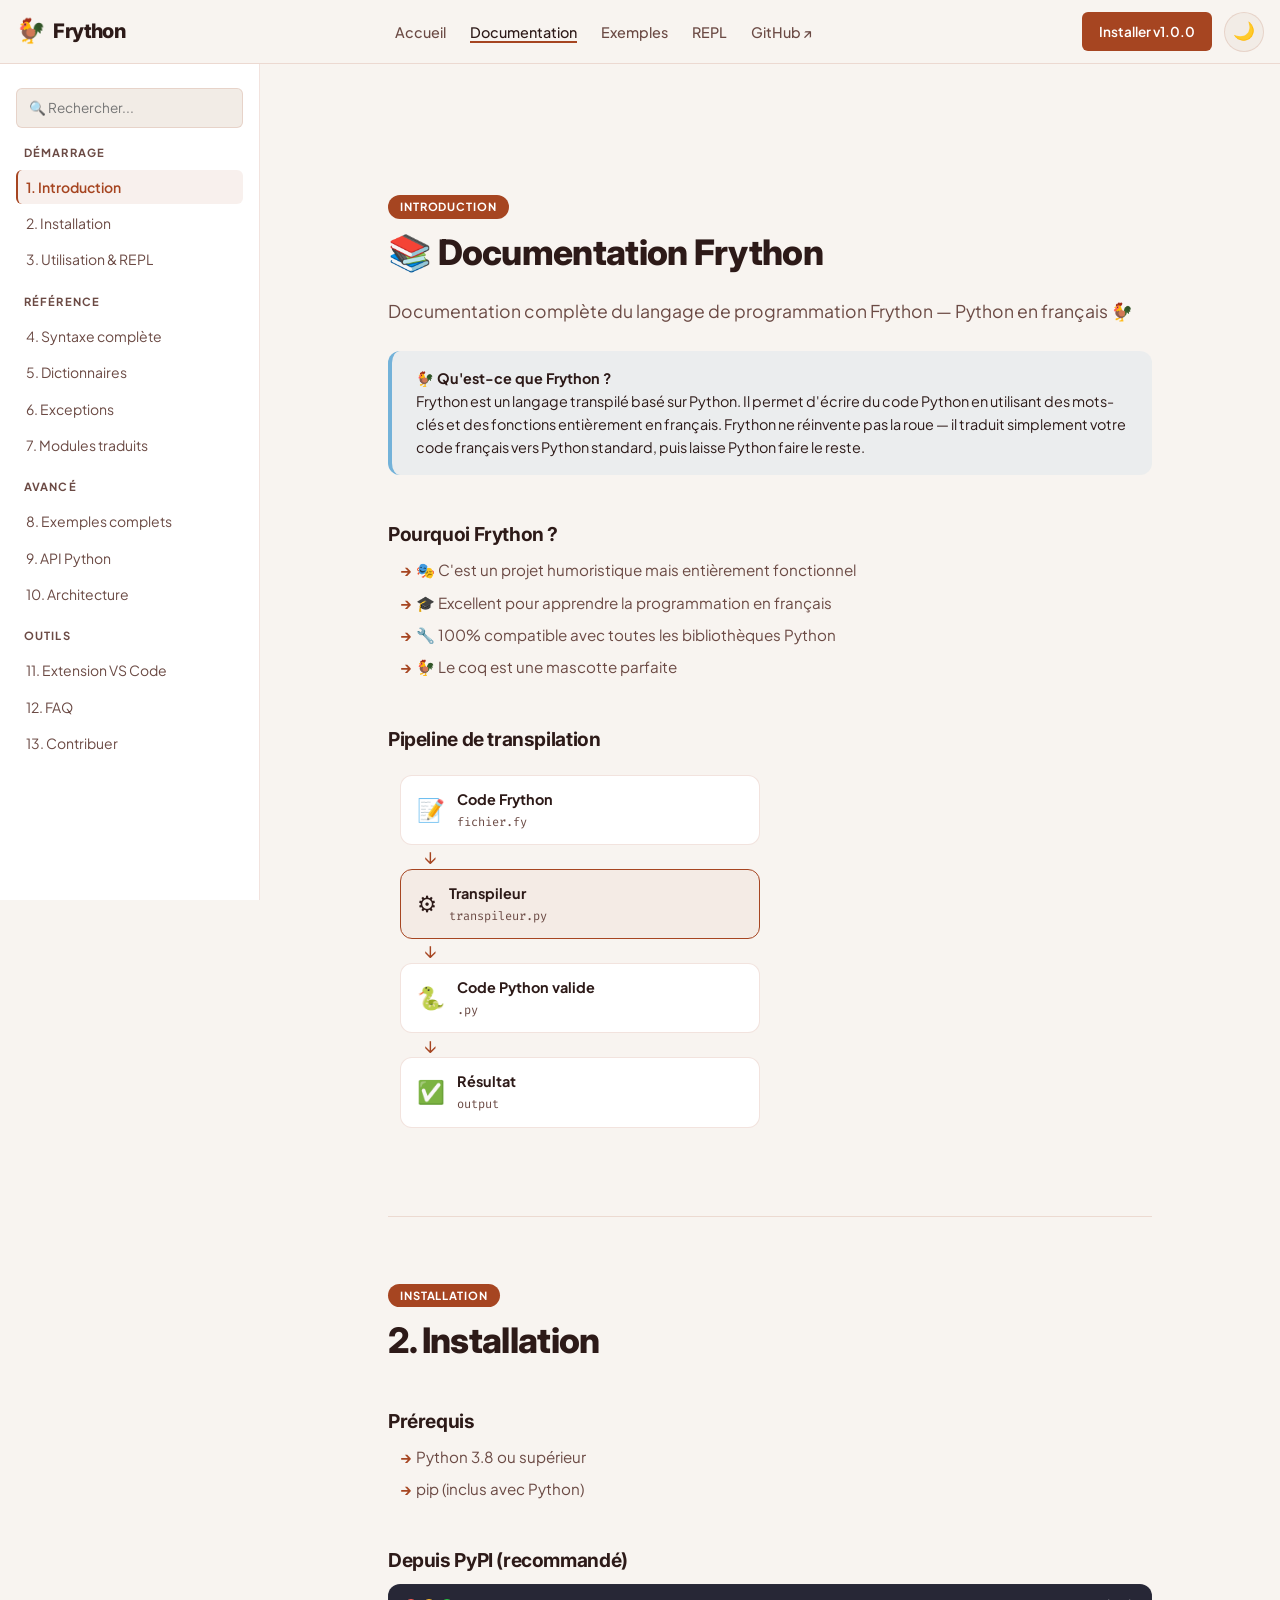
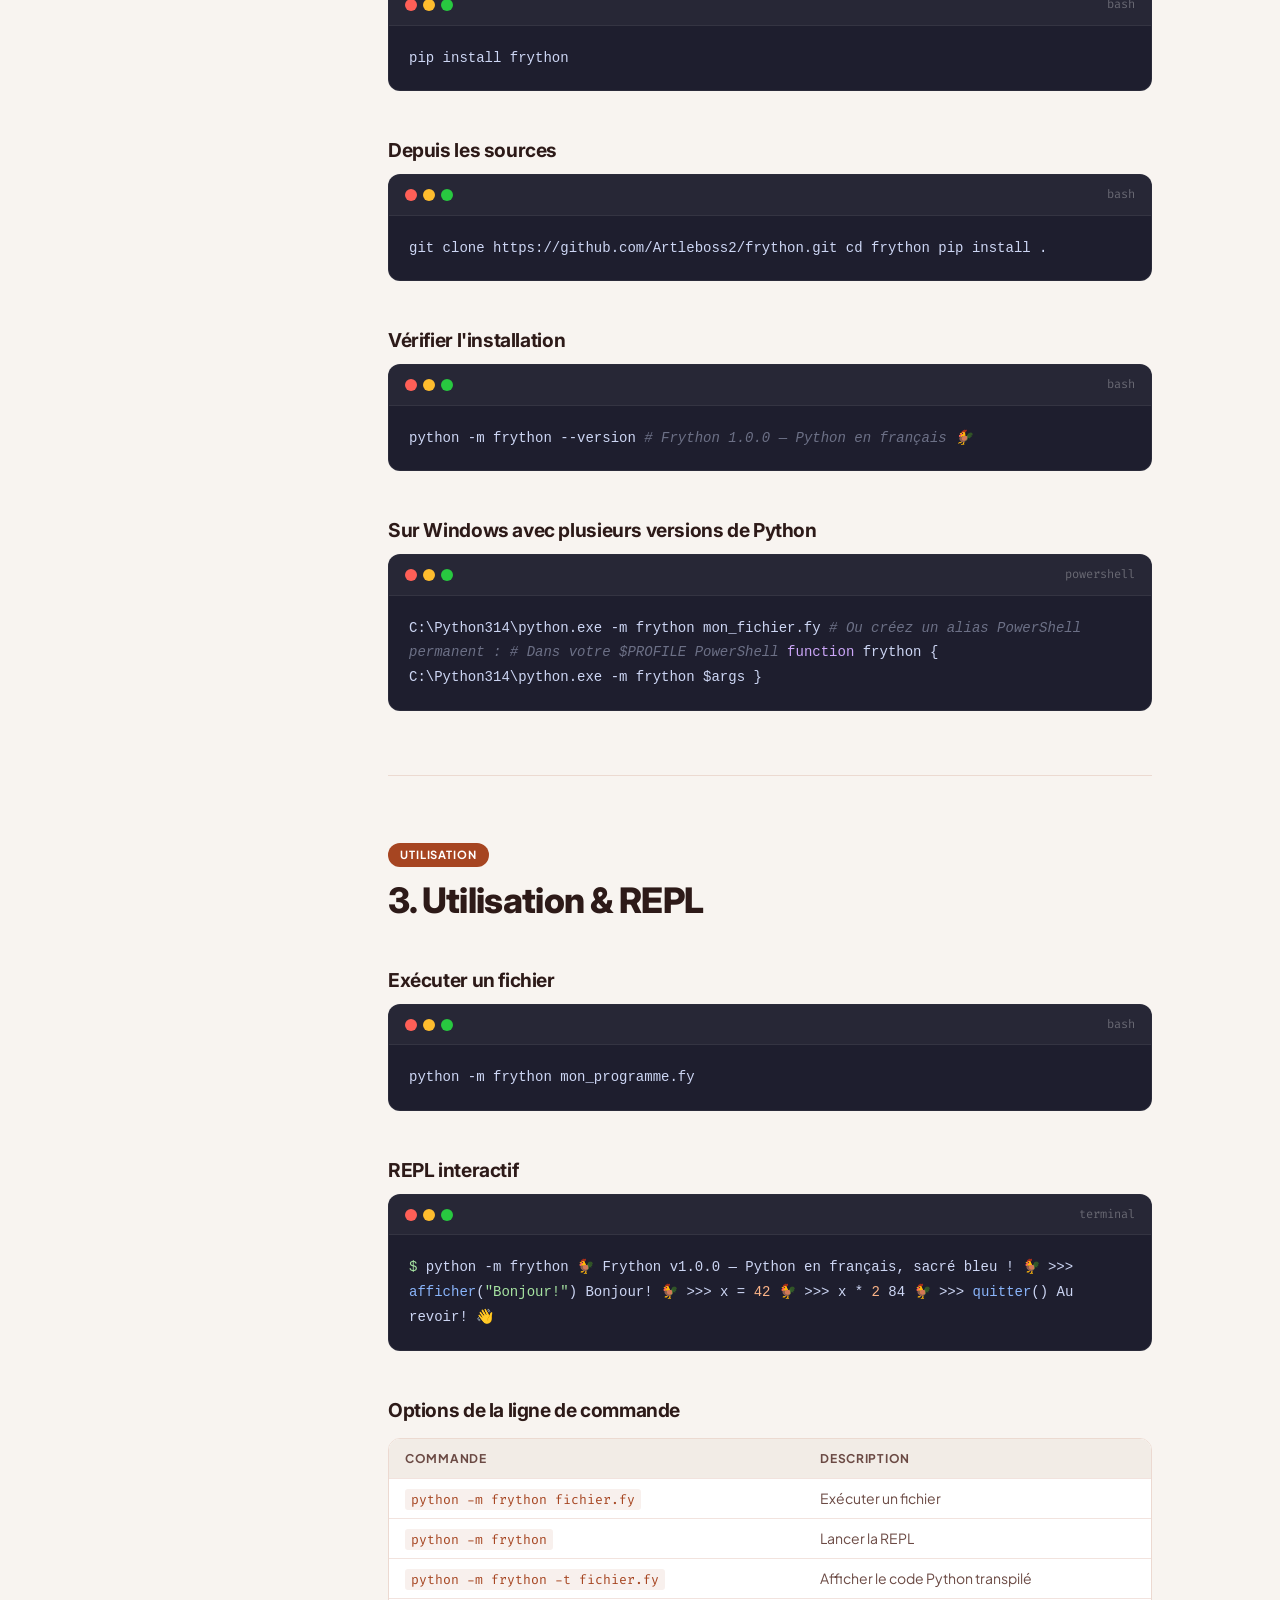
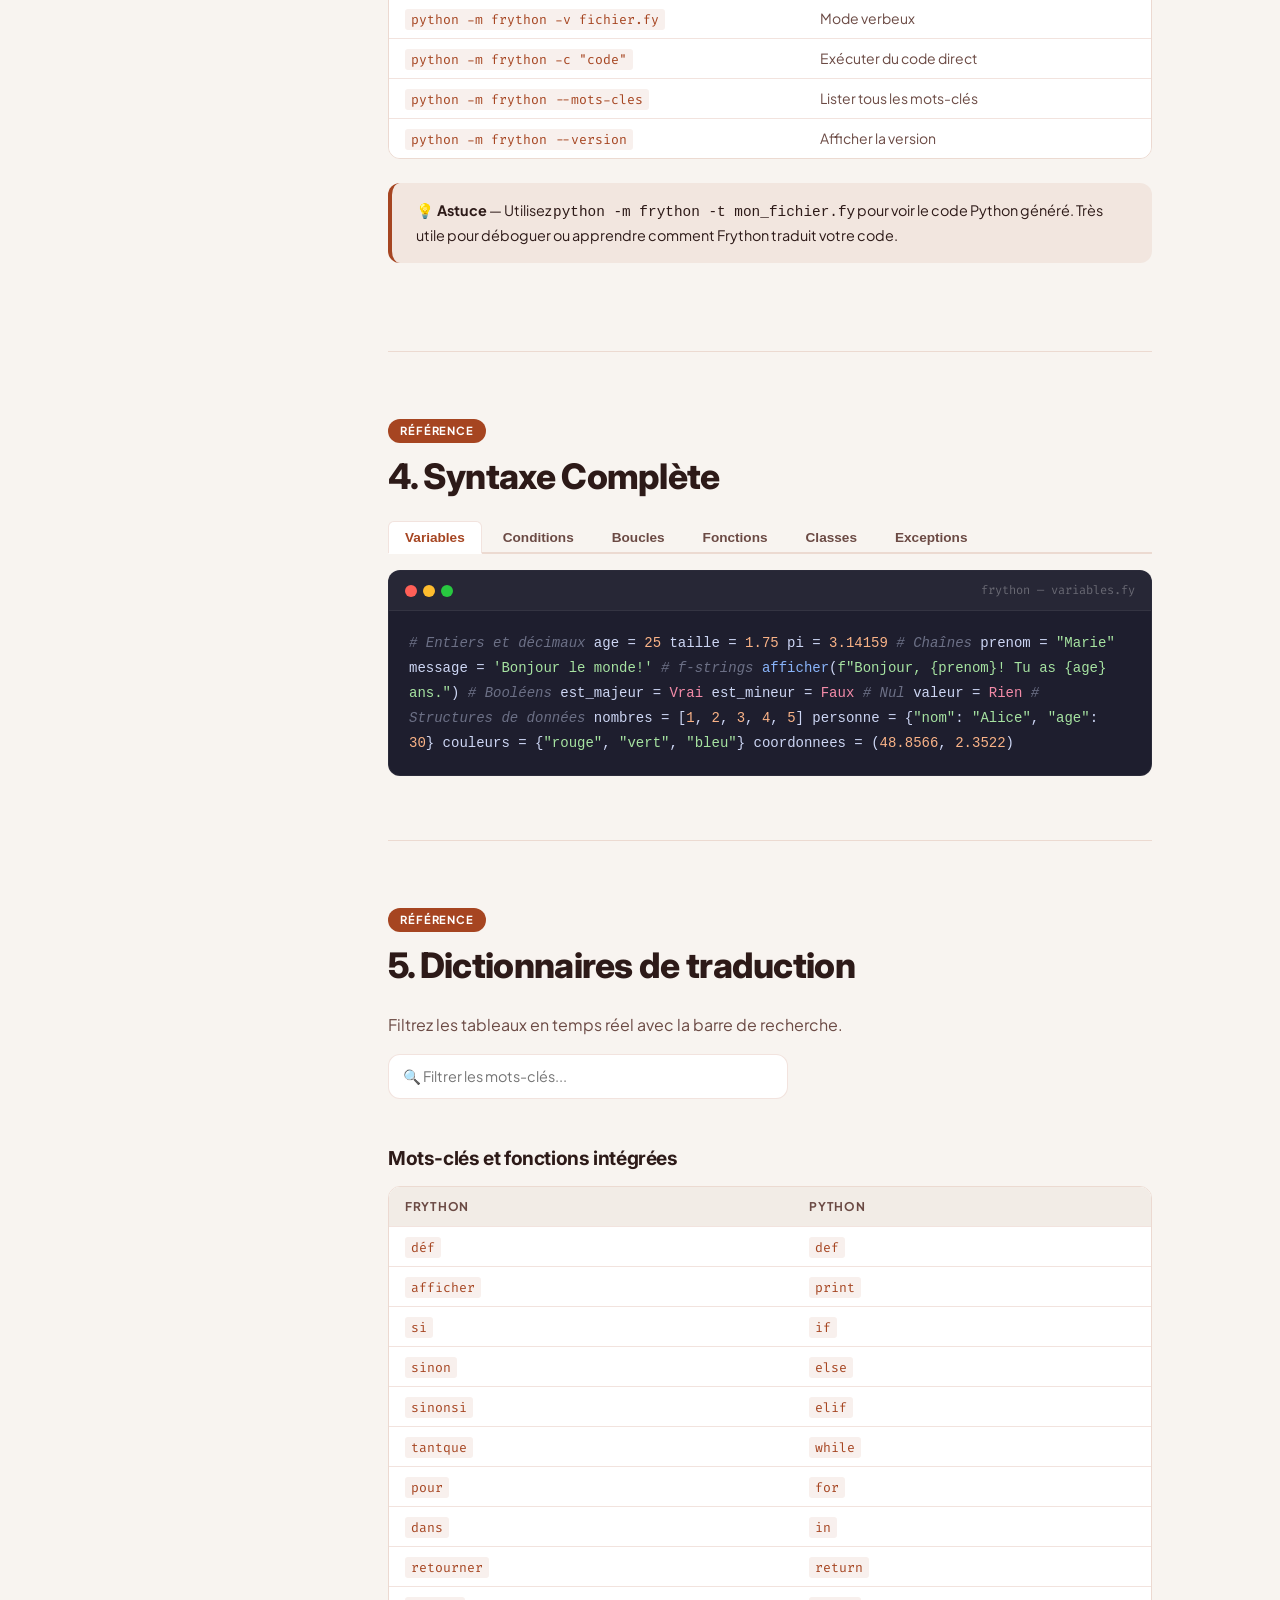
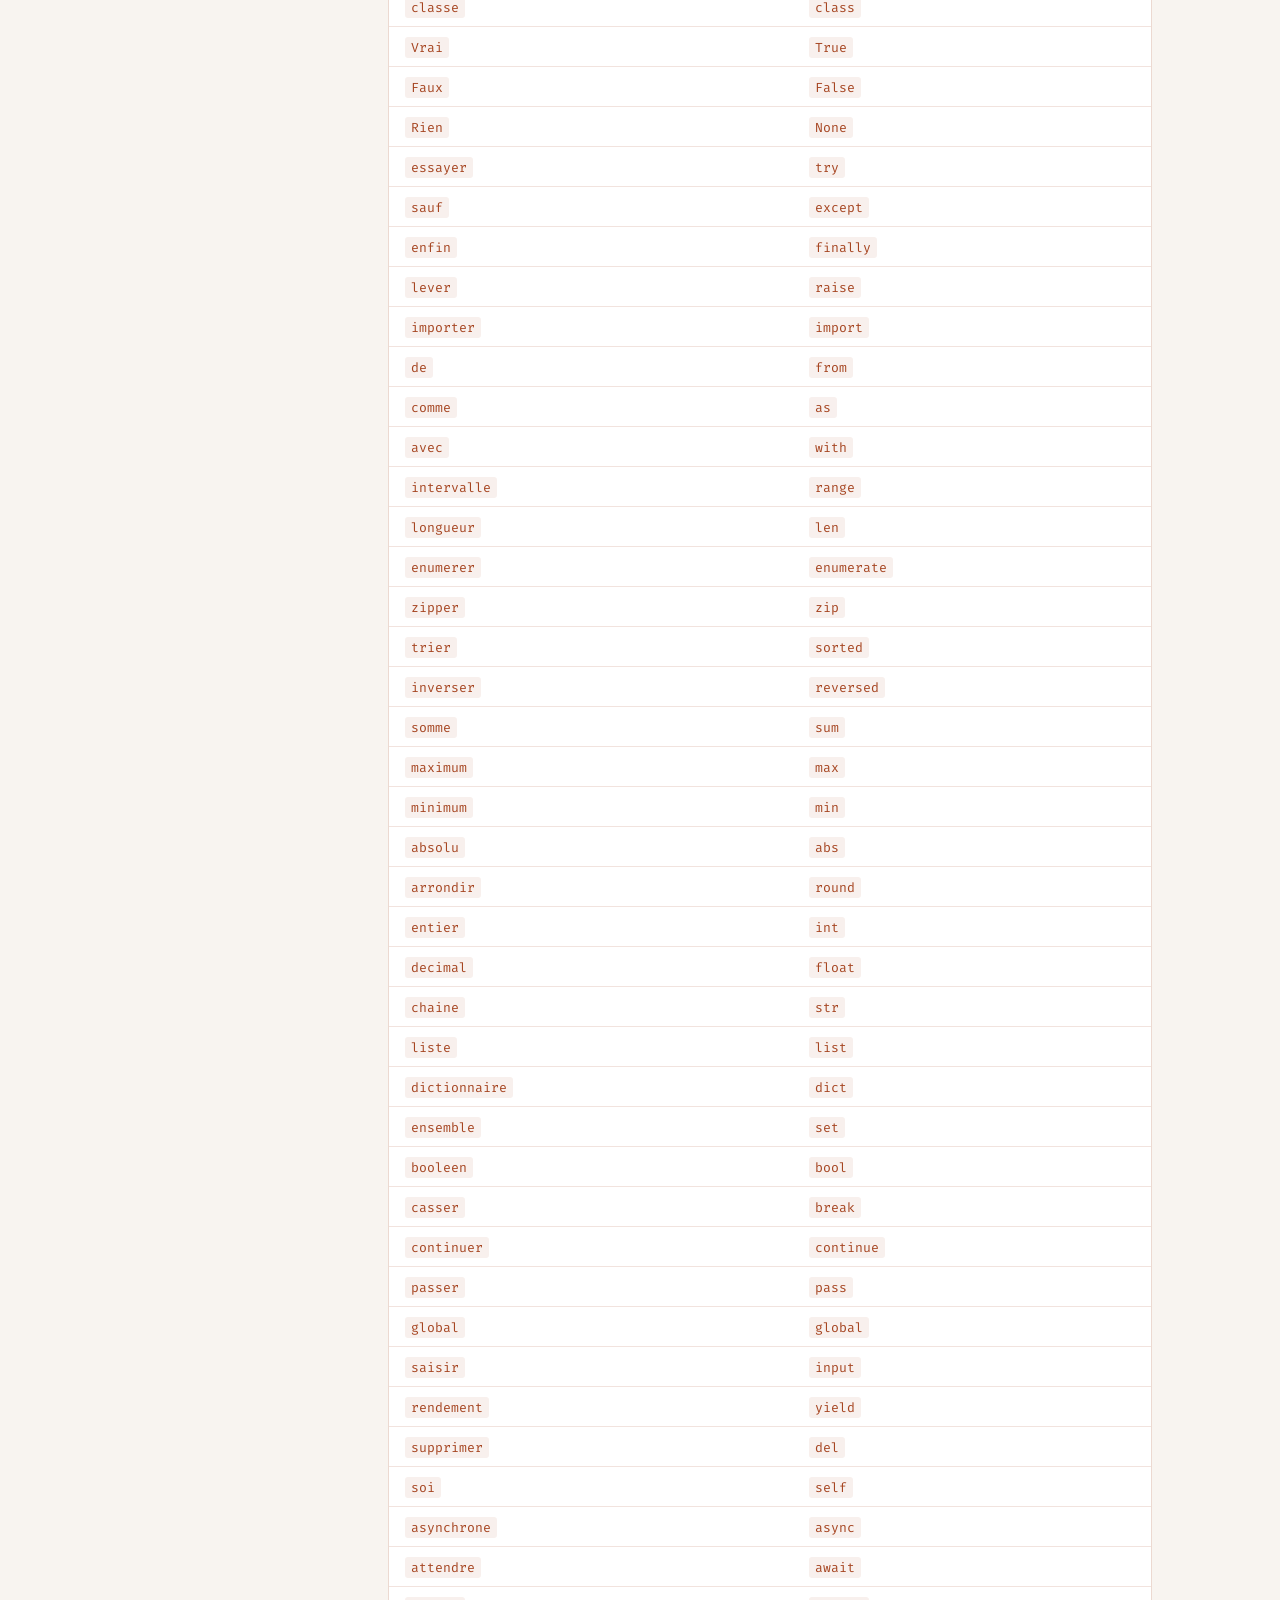
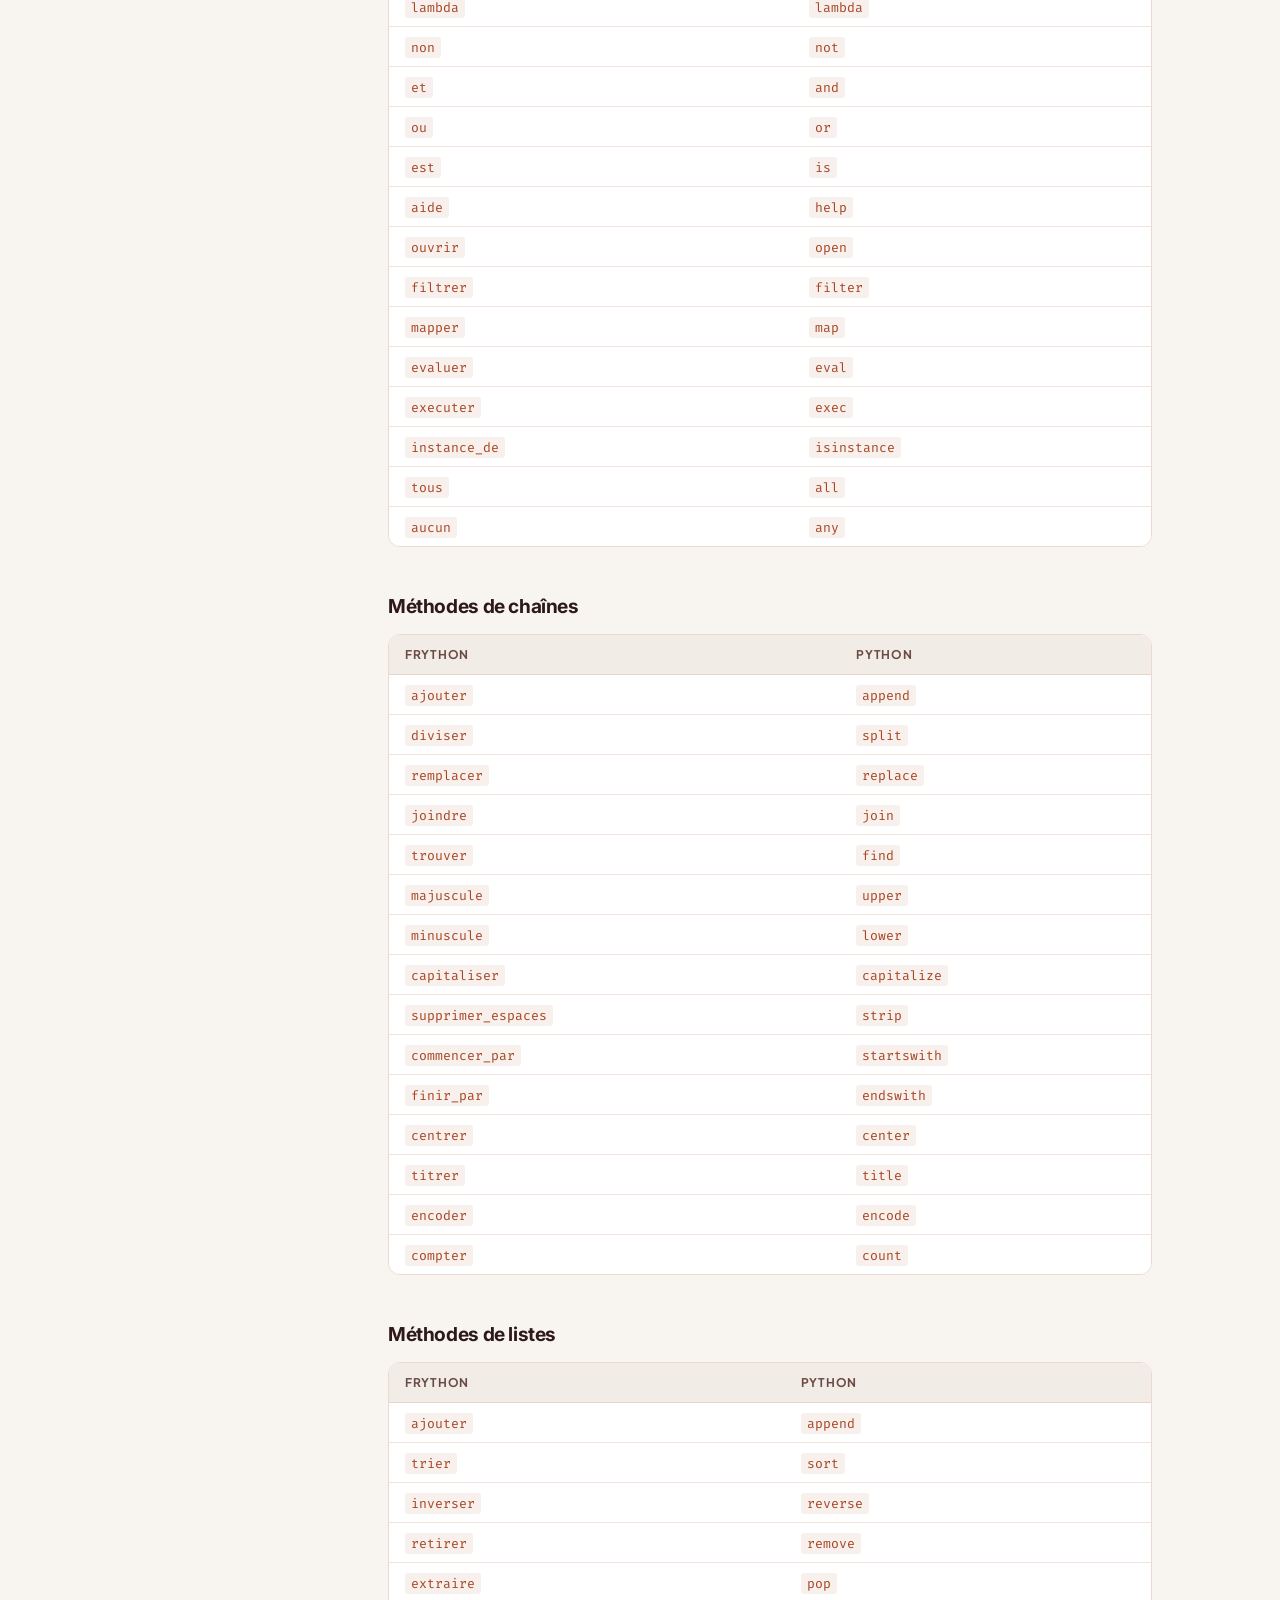
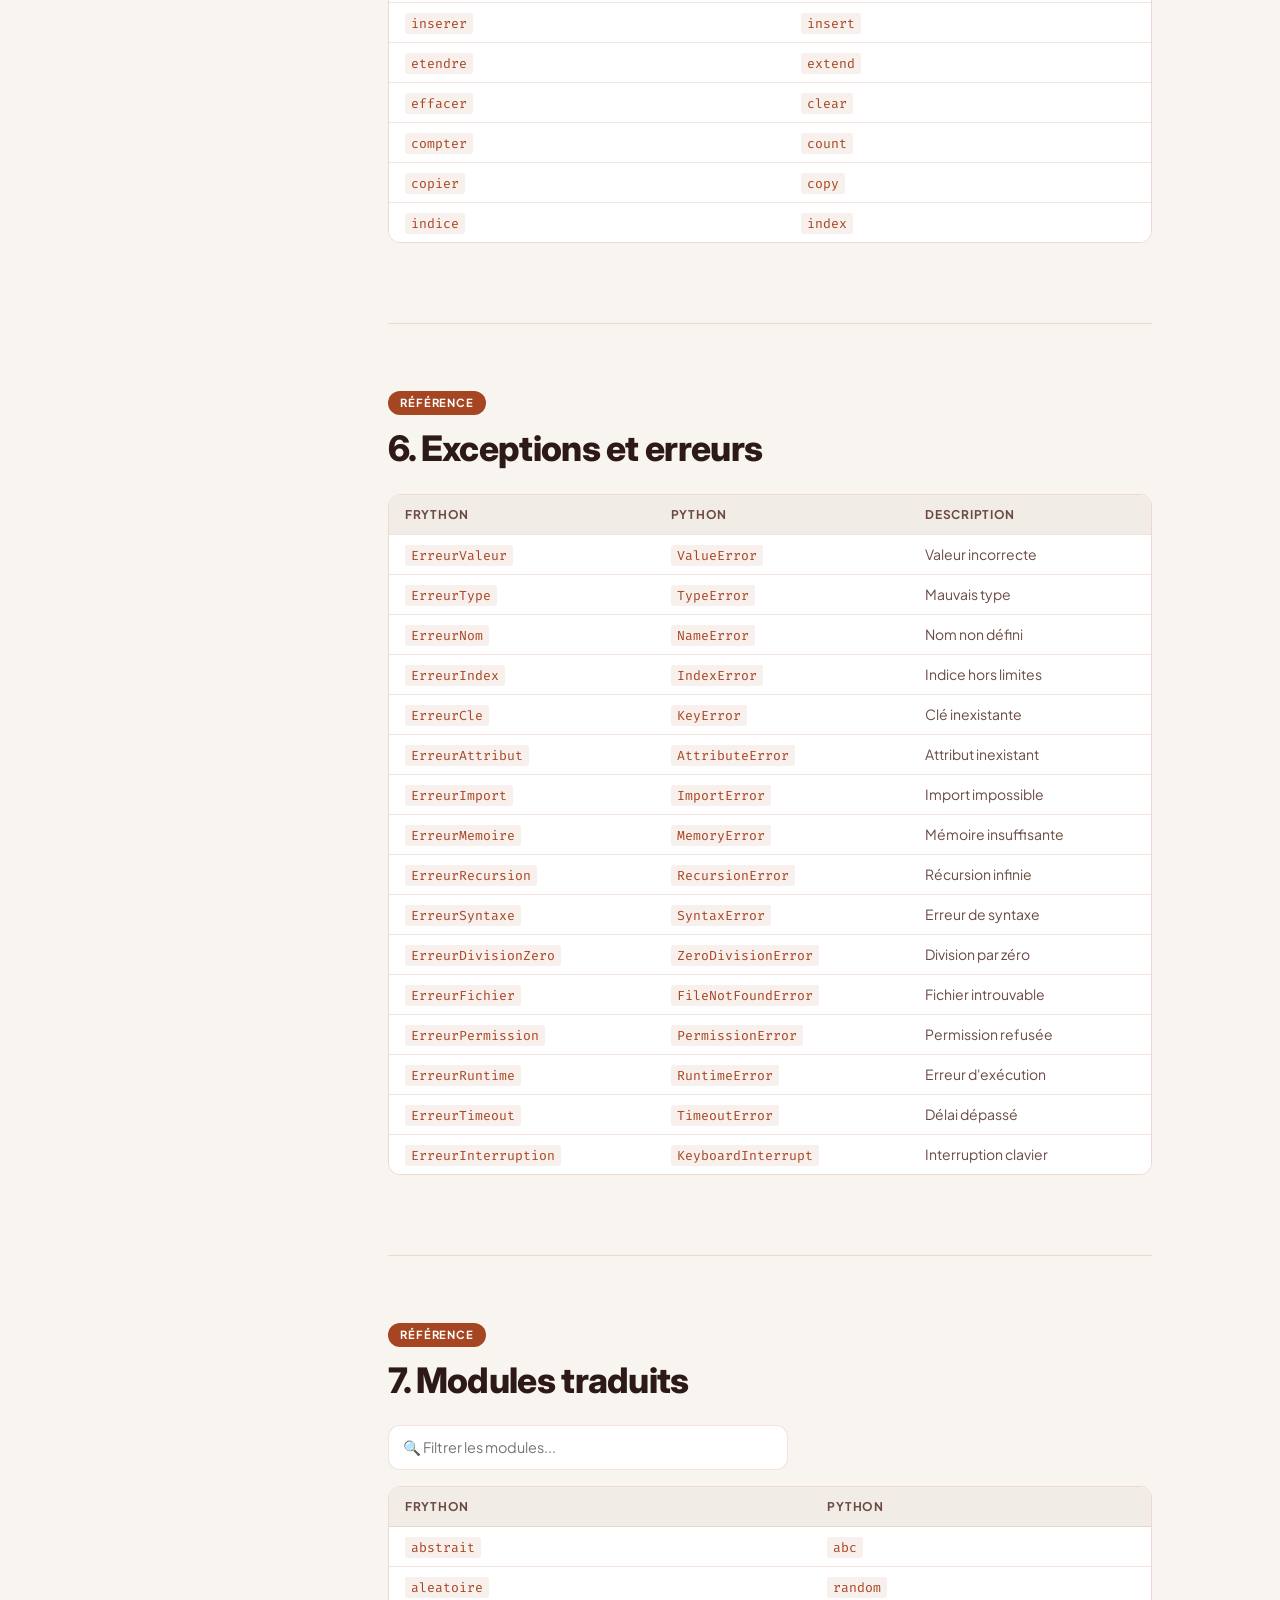
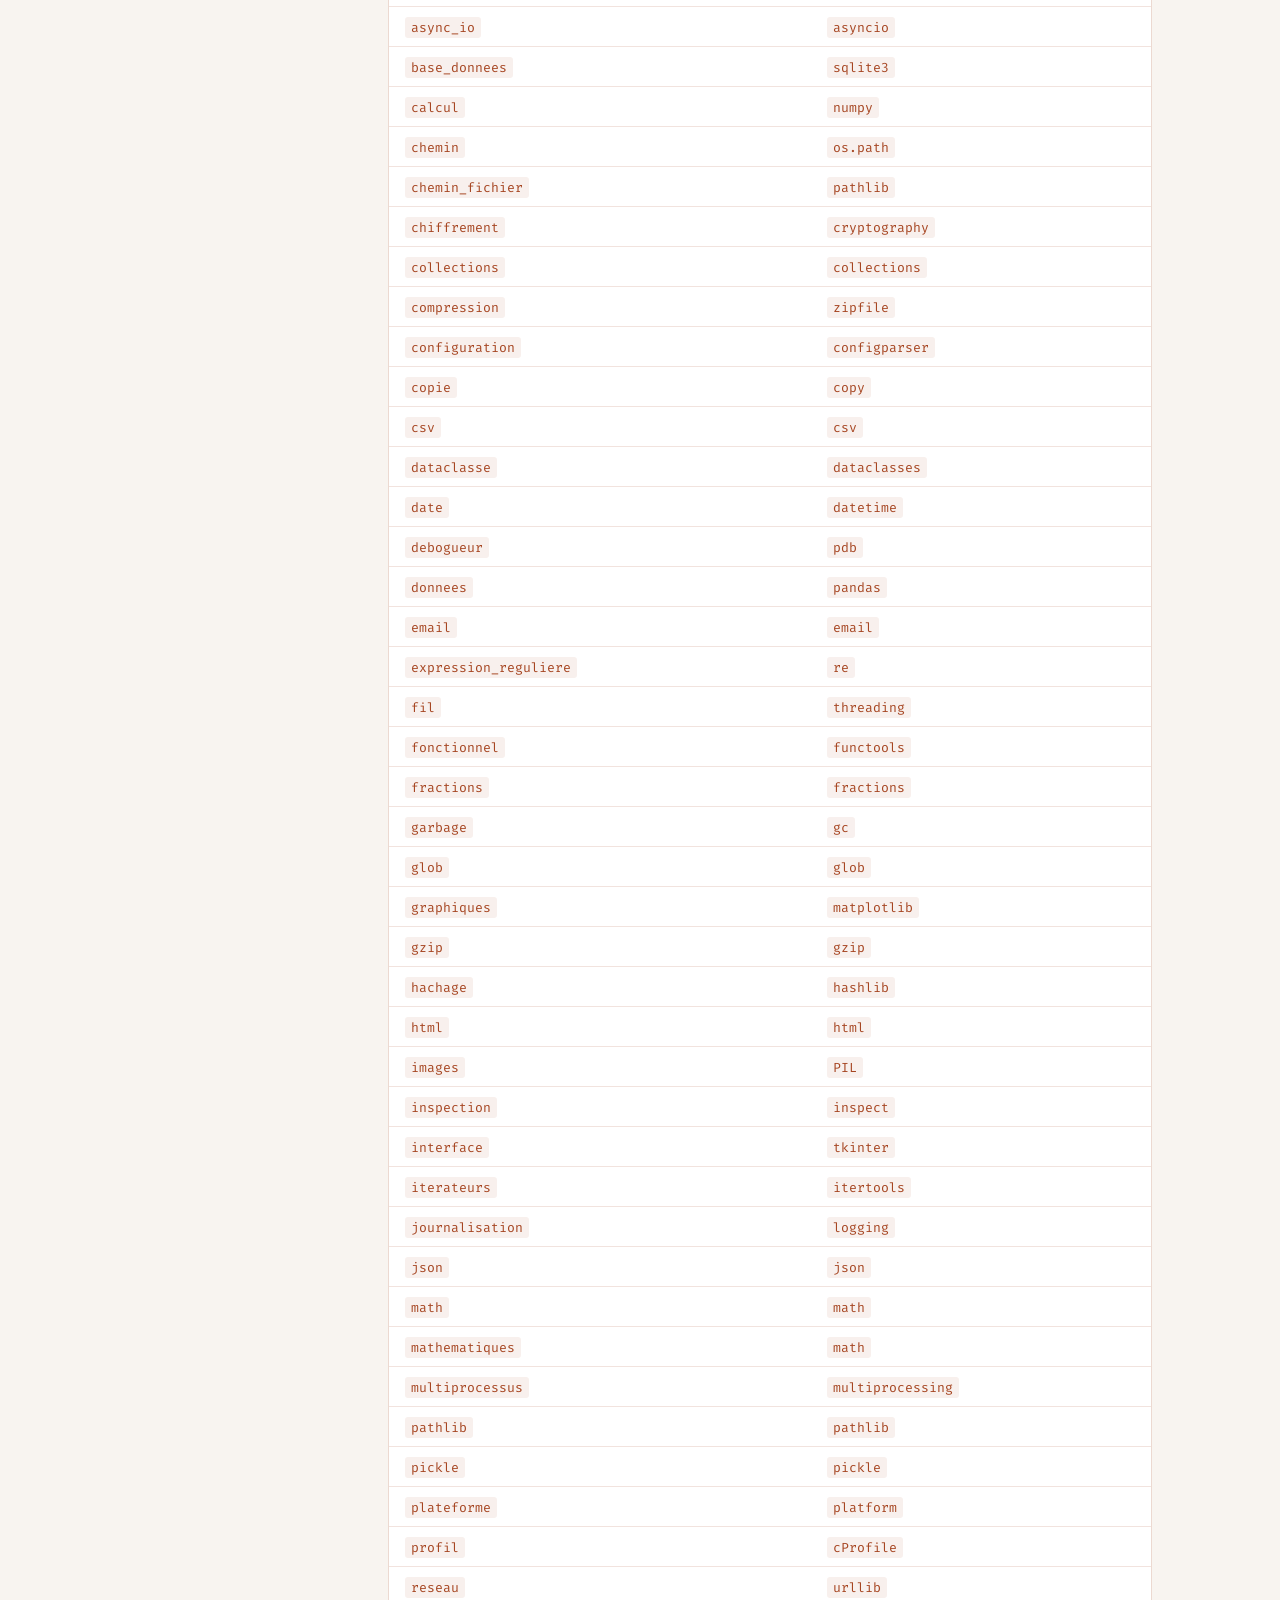
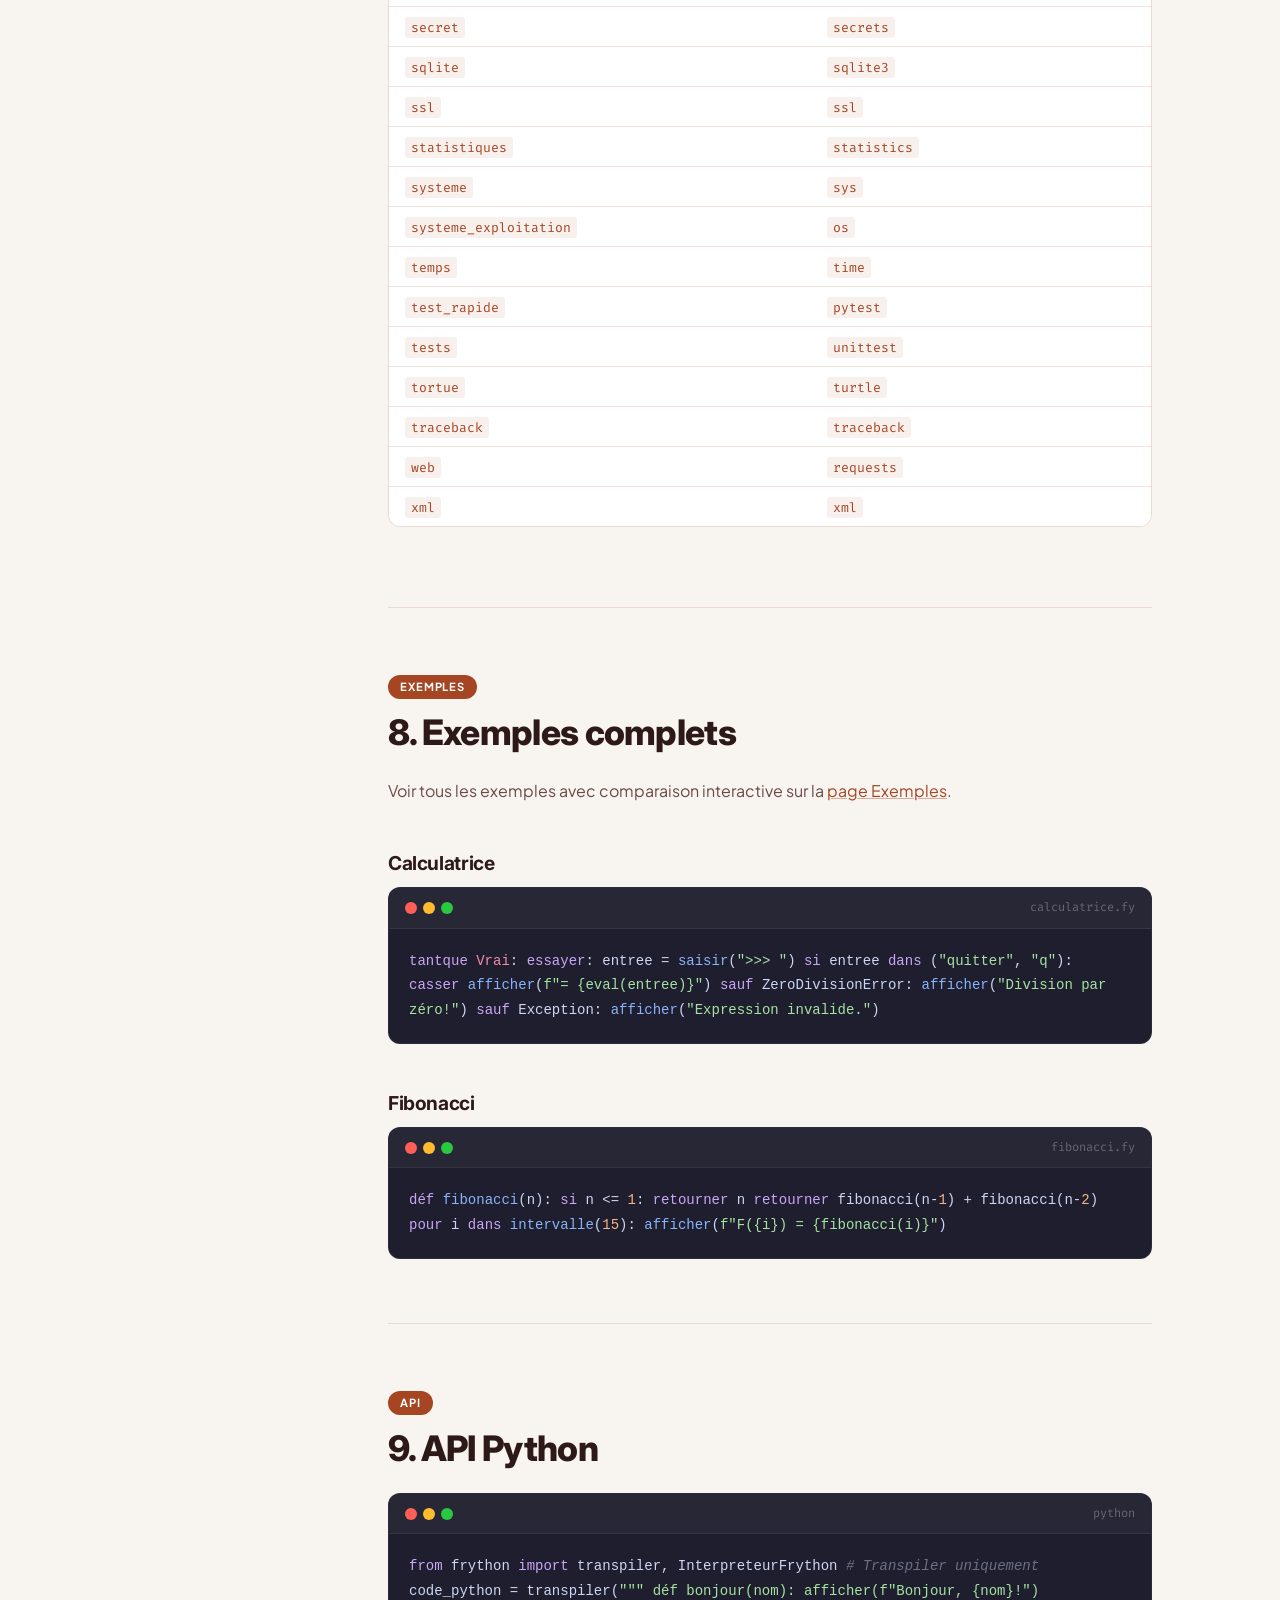
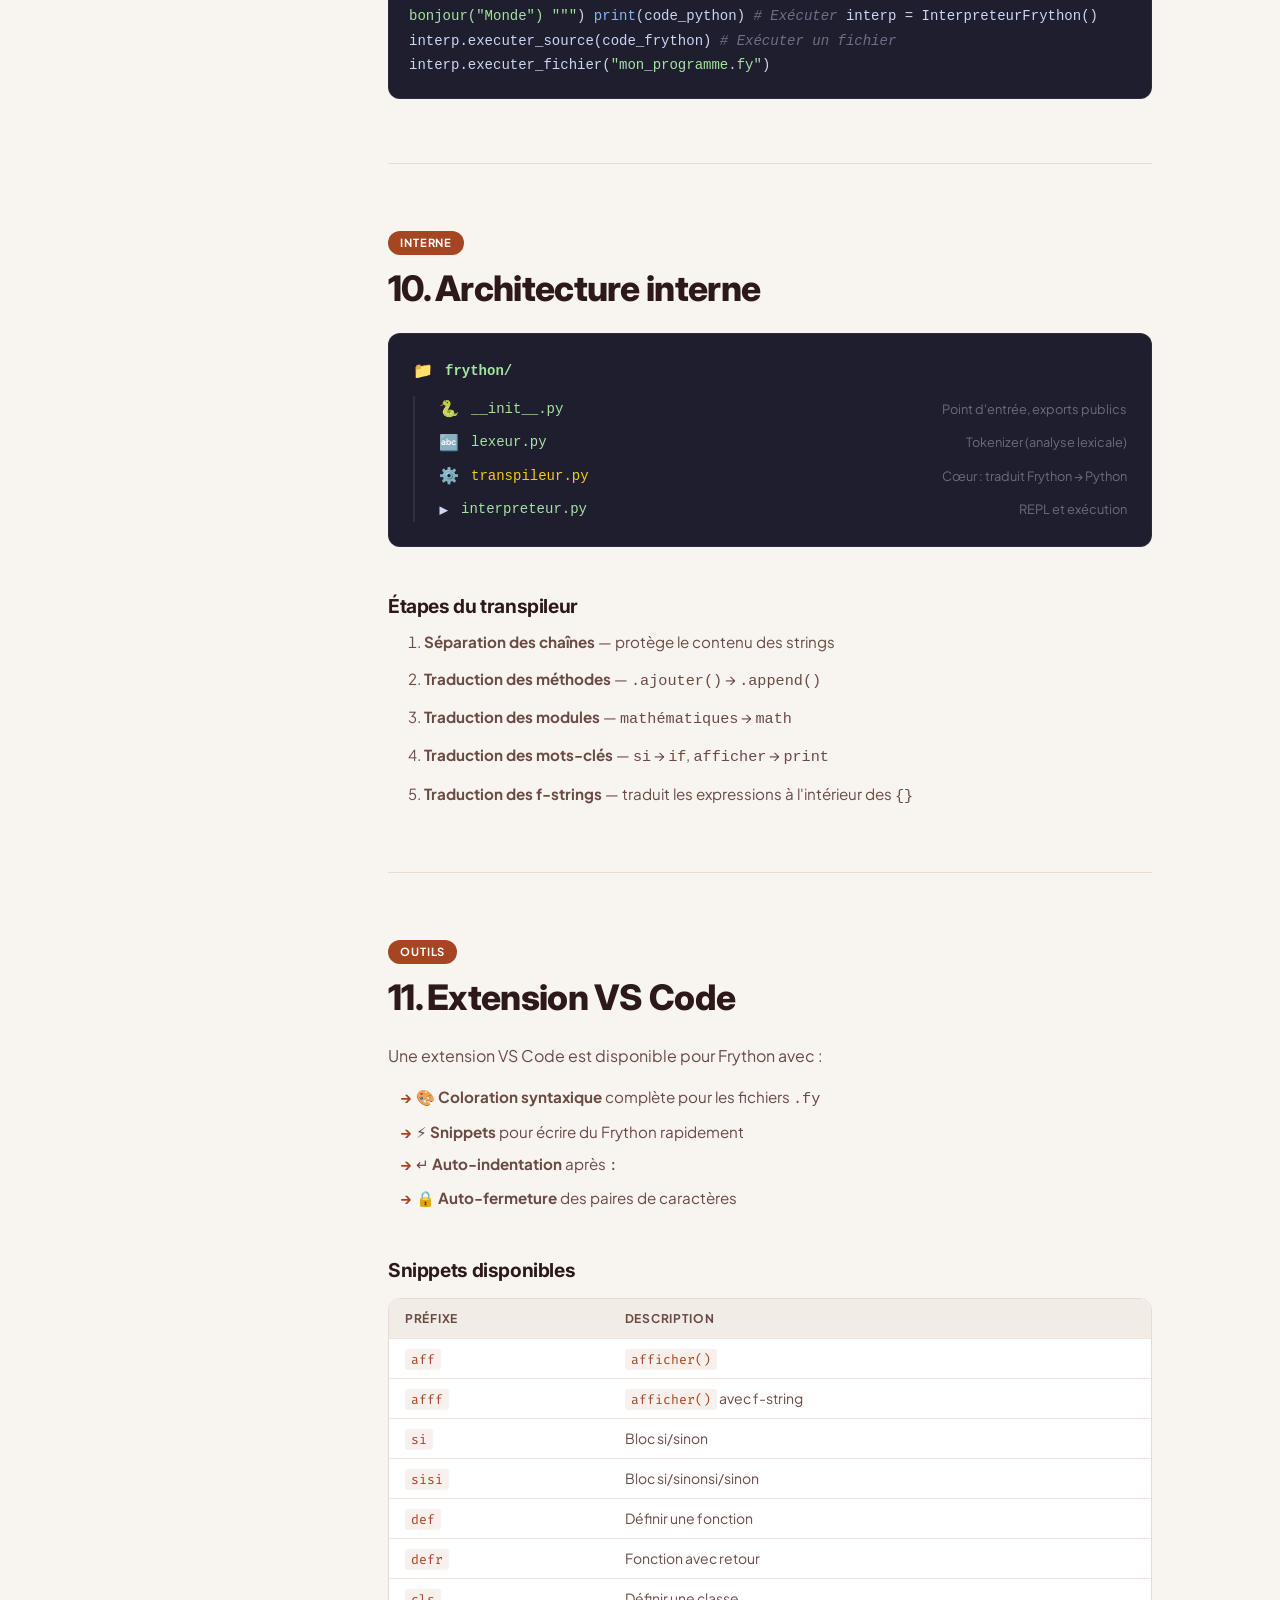
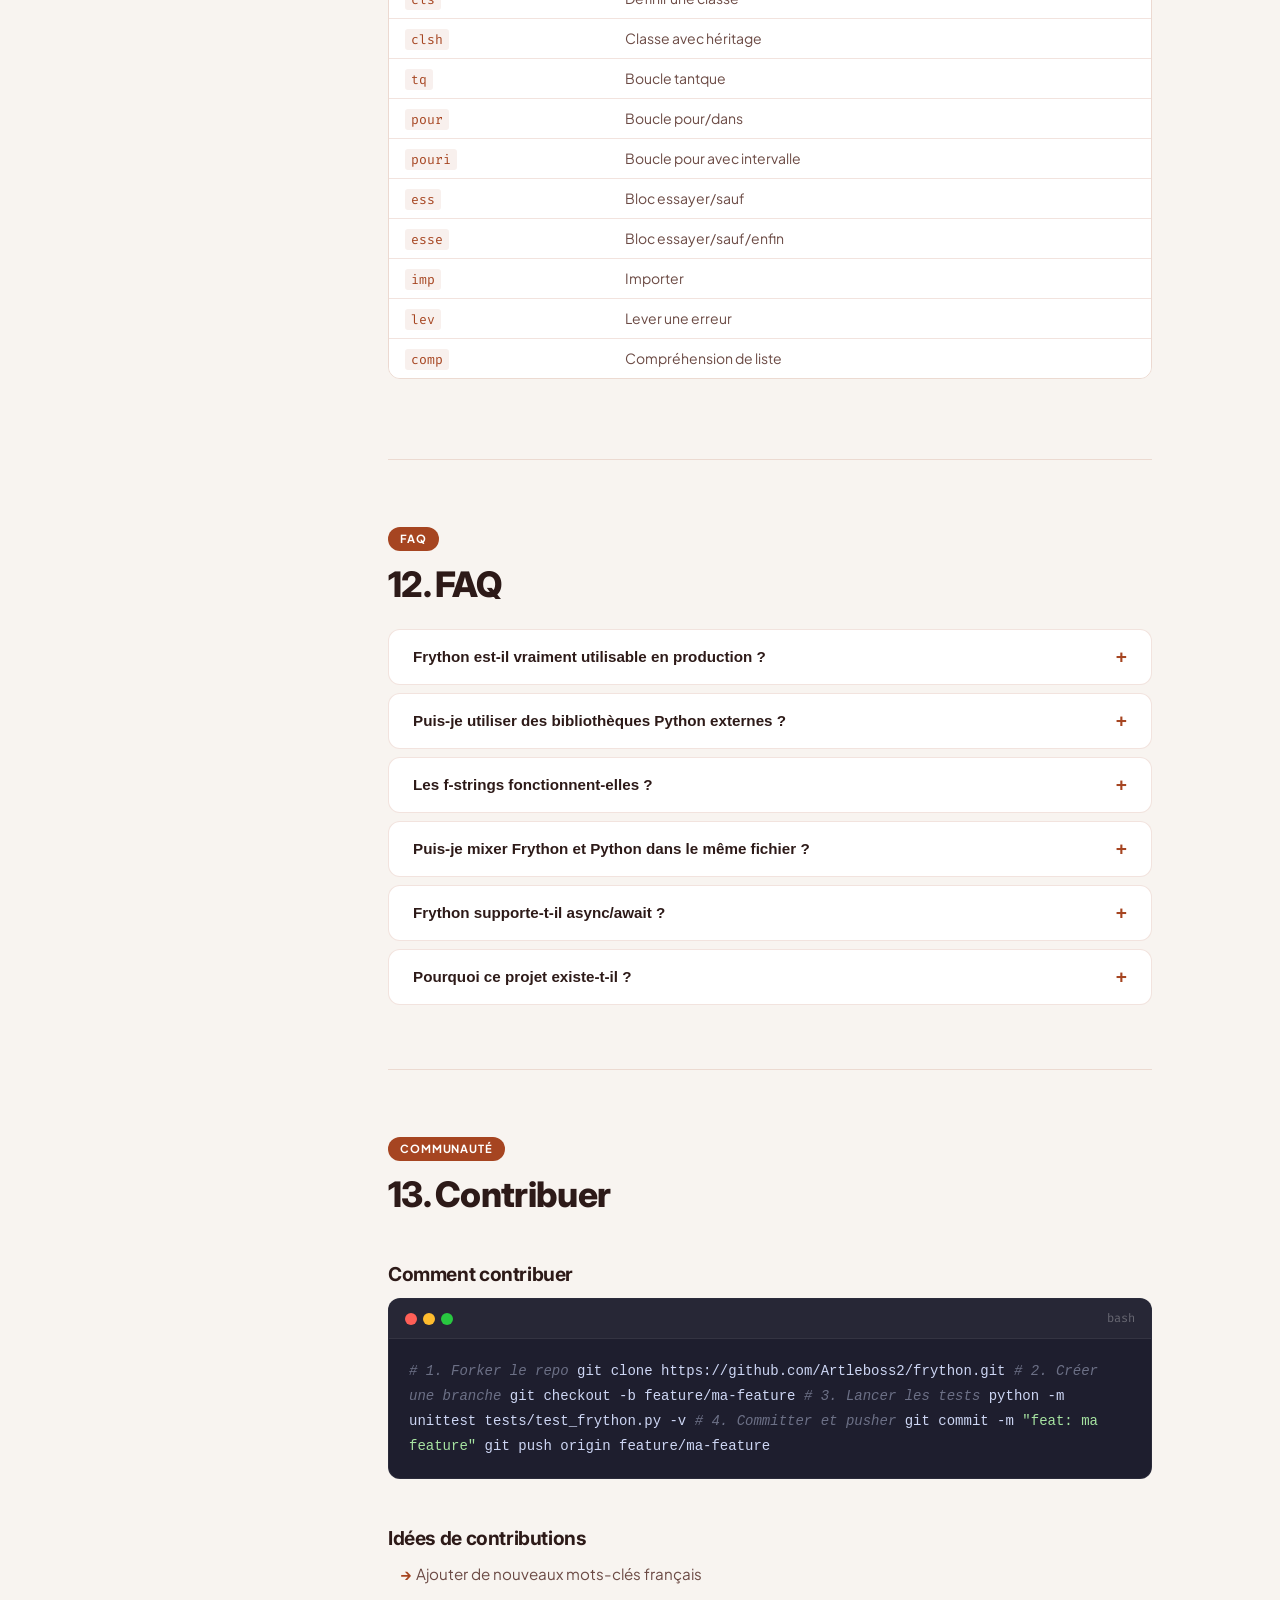
<file: docs.html>
<!DOCTYPE html>
<html lang="fr">
<head>
  <meta charset="UTF-8">
  <meta name="viewport" content="width=device-width, initial-scale=1.0">
  <meta name="description" content="Documentation complète de Frython — syntaxe, mots-clés, exemples et architecture interne.">
  <title>Documentation — Frython 🐓</title>
  <link rel="icon" href="data:image/svg+xml,<svg xmlns='http://www.w3.org/2000/svg' viewBox='0 0 100 100'><text y='.9em' font-size='90'>🐓</text></svg>">
  <link rel="stylesheet" href="assets/css/global.css">
  <link rel="stylesheet" href="assets/css/docs.css">
</head>
<body>

  <div id="navbar-mount"></div>

  <div class="docs-layout">

    <!-- ===== SIDEBAR ===== -->
    <aside class="docs-sidebar" id="docs-sidebar" aria-label="Navigation de la documentation">
      <div class="sidebar-inner">
        <div class="sidebar-search">
          <input type="search" id="sidebar-search" placeholder="🔍 Rechercher..." aria-label="Rechercher dans la documentation">
        </div>

        <nav class="sidebar-nav" aria-label="Sections de documentation">
          <div class="nav-group">
            <div class="nav-group-title">Démarrage</div>
            <ul>
              <li><a href="#introduction" class="nav-link">1. Introduction</a></li>
              <li><a href="#installation" class="nav-link">2. Installation</a></li>
              <li><a href="#utilisation" class="nav-link">3. Utilisation & REPL</a></li>
            </ul>
          </div>
          <div class="nav-group">
            <div class="nav-group-title">Référence</div>
            <ul>
              <li><a href="#syntaxe" class="nav-link">4. Syntaxe complète</a></li>
              <li><a href="#dictionnaires" class="nav-link">5. Dictionnaires</a></li>
              <li><a href="#exceptions" class="nav-link">6. Exceptions</a></li>
              <li><a href="#modules" class="nav-link">7. Modules traduits</a></li>
            </ul>
          </div>
          <div class="nav-group">
            <div class="nav-group-title">Avancé</div>
            <ul>
              <li><a href="#exemples" class="nav-link">8. Exemples complets</a></li>
              <li><a href="#api" class="nav-link">9. API Python</a></li>
              <li><a href="#architecture" class="nav-link">10. Architecture</a></li>
            </ul>
          </div>
          <div class="nav-group">
            <div class="nav-group-title">Outils</div>
            <ul>
              <li><a href="#vscode" class="nav-link">11. Extension VS Code</a></li>
              <li><a href="#faq" class="nav-link">12. FAQ</a></li>
              <li><a href="#contribuer" class="nav-link">13. Contribuer</a></li>
            </ul>
          </div>
        </nav>
      </div>
    </aside>

    <!-- ===== MAIN CONTENT ===== -->
    <main class="docs-main" id="docs-main">
      <div class="docs-content">

        <!-- ---- 1. INTRODUCTION ---- -->
        <section class="doc-section" id="introduction" aria-labelledby="intro-h">
          <div class="doc-badge">Introduction</div>
          <h1 id="intro-h" class="doc-h1">📚 Documentation Frython</h1>
          <p class="doc-lead">Documentation complète du langage de programmation Frython — Python en français 🐓</p>

          <div class="doc-callout doc-callout-info">
            <strong>🐓 Qu'est-ce que Frython ?</strong><br>
            Frython est un langage transpilé basé sur Python. Il permet d'écrire du code Python en utilisant des mots-clés et des fonctions entièrement en français. Frython ne réinvente pas la roue — il traduit simplement votre code français vers Python standard, puis laisse Python faire le reste.
          </div>

          <h2 class="doc-h2">Pourquoi Frython ?</h2>
          <ul class="doc-list">
            <li>🎭 C'est un projet humoristique mais entièrement fonctionnel</li>
            <li>🎓 Excellent pour apprendre la programmation en français</li>
            <li>🔧 100% compatible avec toutes les bibliothèques Python</li>
            <li>🐓 Le coq est une mascotte parfaite</li>
          </ul>

          <h2 class="doc-h2">Pipeline de transpilation</h2>
          <div class="pipeline-doc">
            <div class="pipeline-doc-step">
              <div class="pipeline-doc-icon">📝</div>
              <div class="pipeline-doc-text">
                <strong>Code Frython</strong>
                <code>fichier.fy</code>
              </div>
            </div>
            <div class="pipeline-doc-arrow">↓</div>
            <div class="pipeline-doc-step pipeline-doc-highlight">
              <div class="pipeline-doc-icon">⚙️</div>
              <div class="pipeline-doc-text">
                <strong>Transpileur</strong>
                <code>transpileur.py</code>
              </div>
            </div>
            <div class="pipeline-doc-arrow">↓</div>
            <div class="pipeline-doc-step">
              <div class="pipeline-doc-icon">🐍</div>
              <div class="pipeline-doc-text">
                <strong>Code Python valide</strong>
                <code>.py</code>
              </div>
            </div>
            <div class="pipeline-doc-arrow">↓</div>
            <div class="pipeline-doc-step">
              <div class="pipeline-doc-icon">✅</div>
              <div class="pipeline-doc-text">
                <strong>Résultat</strong>
                <code>output</code>
              </div>
            </div>
          </div>
        </section>

        <!-- ---- 2. INSTALLATION ---- -->
        <section class="doc-section" id="installation" aria-labelledby="install-h">
          <div class="doc-badge">Installation</div>
          <h1 id="install-h" class="doc-h1">2. Installation</h1>

          <h2 class="doc-h2">Prérequis</h2>
          <ul class="doc-list">
            <li>Python 3.8 ou supérieur</li>
            <li>pip (inclus avec Python)</li>
          </ul>

          <h2 class="doc-h2">Depuis PyPI (recommandé)</h2>
          <div class="code-block">
            <div class="code-block-header">
              <div class="code-block-dots"><span class="dot-red"></span><span class="dot-yellow"></span><span class="dot-green"></span></div>
              <span class="code-block-lang">bash</span>
              <button class="code-copy-btn">📋 Copier</button>
            </div>
            <div class="code-block-body"><code>pip install frython</code></div>
          </div>

          <h2 class="doc-h2">Depuis les sources</h2>
          <div class="code-block">
            <div class="code-block-header">
              <div class="code-block-dots"><span class="dot-red"></span><span class="dot-yellow"></span><span class="dot-green"></span></div>
              <span class="code-block-lang">bash</span>
              <button class="code-copy-btn">📋 Copier</button>
            </div>
            <div class="code-block-body"><code>git clone https://github.com/Artleboss2/frython.git
cd frython
pip install .</code></div>
          </div>

          <h2 class="doc-h2">Vérifier l'installation</h2>
          <div class="code-block">
            <div class="code-block-header">
              <div class="code-block-dots"><span class="dot-red"></span><span class="dot-yellow"></span><span class="dot-green"></span></div>
              <span class="code-block-lang">bash</span>
              <button class="code-copy-btn">📋 Copier</button>
            </div>
            <div class="code-block-body"><code>python -m frython --version
<span class="kw-comment"># Frython 1.0.0 — Python en français 🐓</span></code></div>
          </div>

          <h2 class="doc-h2">Sur Windows avec plusieurs versions de Python</h2>
          <div class="code-block">
            <div class="code-block-header">
              <div class="code-block-dots"><span class="dot-red"></span><span class="dot-yellow"></span><span class="dot-green"></span></div>
              <span class="code-block-lang">powershell</span>
              <button class="code-copy-btn">📋 Copier</button>
            </div>
            <div class="code-block-body"><code>C:\Python314\python.exe -m frython mon_fichier.fy

<span class="kw-comment"># Ou créez un alias PowerShell permanent :</span>
<span class="kw-comment"># Dans votre $PROFILE PowerShell</span>
<span class="kw-fr">function</span> frython { C:\Python314\python.exe -m frython $args }</code></div>
          </div>
        </section>

        <!-- ---- 3. UTILISATION ---- -->
        <section class="doc-section" id="utilisation" aria-labelledby="util-h">
          <div class="doc-badge">Utilisation</div>
          <h1 id="util-h" class="doc-h1">3. Utilisation & REPL</h1>

          <h2 class="doc-h2">Exécuter un fichier</h2>
          <div class="code-block">
            <div class="code-block-header">
              <div class="code-block-dots"><span class="dot-red"></span><span class="dot-yellow"></span><span class="dot-green"></span></div>
              <span class="code-block-lang">bash</span>
              <button class="code-copy-btn">📋 Copier</button>
            </div>
            <div class="code-block-body"><code>python -m frython mon_programme.fy</code></div>
          </div>

          <h2 class="doc-h2">REPL interactif</h2>
          <div class="code-block">
            <div class="code-block-header">
              <div class="code-block-dots"><span class="dot-red"></span><span class="dot-yellow"></span><span class="dot-green"></span></div>
              <span class="code-block-lang">terminal</span>
            </div>
            <div class="code-block-body"><code><span style="color:#a6e3a1">$</span> python -m frython

🐓 Frython v1.0.0 — Python en français, sacré bleu !

🐓 >>> <span class="kw-fn">afficher</span>(<span class="kw-str">"Bonjour!"</span>)
Bonjour!
🐓 >>> x = <span class="kw-num">42</span>
🐓 >>> x * <span class="kw-num">2</span>
84
🐓 >>> <span class="kw-fn">quitter</span>()
Au revoir! 👋</code></div>
          </div>

          <h2 class="doc-h2">Options de la ligne de commande</h2>
          <div class="doc-table-wrapper">
            <table class="doc-table">
              <thead>
                <tr><th>Commande</th><th>Description</th></tr>
              </thead>
              <tbody>
                <tr><td><code>python -m frython fichier.fy</code></td><td>Exécuter un fichier</td></tr>
                <tr><td><code>python -m frython</code></td><td>Lancer la REPL</td></tr>
                <tr><td><code>python -m frython -t fichier.fy</code></td><td>Afficher le code Python transpilé</td></tr>
                <tr><td><code>python -m frython -v fichier.fy</code></td><td>Mode verbeux</td></tr>
                <tr><td><code>python -m frython -c "code"</code></td><td>Exécuter du code direct</td></tr>
                <tr><td><code>python -m frython --mots-cles</code></td><td>Lister tous les mots-clés</td></tr>
                <tr><td><code>python -m frython --version</code></td><td>Afficher la version</td></tr>
              </tbody>
            </table>
          </div>

          <div class="doc-callout doc-callout-tip">
            <strong>💡 Astuce</strong> — Utilisez <code>python -m frython -t mon_fichier.fy</code> pour voir le code Python généré. Très utile pour déboguer ou apprendre comment Frython traduit votre code.
          </div>
        </section>

        <!-- ---- 4. SYNTAXE ---- -->
        <section class="doc-section" id="syntaxe" aria-labelledby="syntax-h">
          <div class="doc-badge">Référence</div>
          <h1 id="syntax-h" class="doc-h1">4. Syntaxe Complète</h1>

          <!-- Tabs -->
          <div class="doc-tabs" role="tablist" aria-label="Catégories de syntaxe">
            <button class="tab-btn active" role="tab" aria-selected="true" data-tab="variables">Variables</button>
            <button class="tab-btn" role="tab" aria-selected="false" data-tab="conditions">Conditions</button>
            <button class="tab-btn" role="tab" aria-selected="false" data-tab="boucles">Boucles</button>
            <button class="tab-btn" role="tab" aria-selected="false" data-tab="fonctions">Fonctions</button>
            <button class="tab-btn" role="tab" aria-selected="false" data-tab="classes">Classes</button>
            <button class="tab-btn" role="tab" aria-selected="false" data-tab="exceptions-tab">Exceptions</button>
          </div>

          <div class="tab-content active" id="tab-variables">
            <div class="code-block">
              <div class="code-block-header">
                <div class="code-block-dots"><span class="dot-red"></span><span class="dot-yellow"></span><span class="dot-green"></span></div>
                <span class="code-block-lang">frython — variables.fy</span>
                <button class="code-copy-btn">📋 Copier</button>
              </div>
              <div class="code-block-body"><code><span class="kw-comment"># Entiers et décimaux</span>
age = <span class="kw-num">25</span>
taille = <span class="kw-num">1.75</span>
pi = <span class="kw-num">3.14159</span>

<span class="kw-comment"># Chaînes</span>
prenom = <span class="kw-str">"Marie"</span>
message = <span class="kw-str">'Bonjour le monde!'</span>

<span class="kw-comment"># f-strings</span>
<span class="kw-fn">afficher</span>(<span class="kw-str">f"Bonjour, {prenom}! Tu as {age} ans."</span>)

<span class="kw-comment"># Booléens</span>
est_majeur = <span class="kw-bool">Vrai</span>
est_mineur = <span class="kw-bool">Faux</span>

<span class="kw-comment"># Nul</span>
valeur = <span class="kw-bool">Rien</span>

<span class="kw-comment"># Structures de données</span>
nombres = [<span class="kw-num">1</span>, <span class="kw-num">2</span>, <span class="kw-num">3</span>, <span class="kw-num">4</span>, <span class="kw-num">5</span>]
personne = {<span class="kw-str">"nom"</span>: <span class="kw-str">"Alice"</span>, <span class="kw-str">"age"</span>: <span class="kw-num">30</span>}
couleurs = {<span class="kw-str">"rouge"</span>, <span class="kw-str">"vert"</span>, <span class="kw-str">"bleu"</span>}
coordonnees = (<span class="kw-num">48.8566</span>, <span class="kw-num">2.3522</span>)</code></div>
            </div>
          </div>

          <div class="tab-content" id="tab-conditions">
            <div class="code-block">
              <div class="code-block-header">
                <div class="code-block-dots"><span class="dot-red"></span><span class="dot-yellow"></span><span class="dot-green"></span></div>
                <span class="code-block-lang">frython — conditions.fy</span>
                <button class="code-copy-btn">📋 Copier</button>
              </div>
              <div class="code-block-body"><code><span class="kw-comment"># Si simple</span>
<span class="kw-fr">si</span> age >= <span class="kw-num">18</span>:
    <span class="kw-fn">afficher</span>(<span class="kw-str">"Majeur"</span>)

<span class="kw-comment"># Si / Sinon</span>
<span class="kw-fr">si</span> temperature > <span class="kw-num">30</span>:
    <span class="kw-fn">afficher</span>(<span class="kw-str">"Il fait chaud!"</span>)
<span class="kw-fr">sinon</span>:
    <span class="kw-fn">afficher</span>(<span class="kw-str">"Il fait frais."</span>)

<span class="kw-comment"># Si / Sinonsi / Sinon</span>
<span class="kw-fr">si</span> note >= <span class="kw-num">16</span>:
    mention = <span class="kw-str">"Très bien"</span>
<span class="kw-fr">sinonsi</span> note >= <span class="kw-num">14</span>:
    mention = <span class="kw-str">"Bien"</span>
<span class="kw-fr">sinonsi</span> note >= <span class="kw-num">12</span>:
    mention = <span class="kw-str">"Assez bien"</span>
<span class="kw-fr">sinon</span>:
    mention = <span class="kw-str">"Insuffisant"</span></code></div>
            </div>
          </div>

          <div class="tab-content" id="tab-boucles">
            <div class="code-block">
              <div class="code-block-header">
                <div class="code-block-dots"><span class="dot-red"></span><span class="dot-yellow"></span><span class="dot-green"></span></div>
                <span class="code-block-lang">frython — boucles.fy</span>
                <button class="code-copy-btn">📋 Copier</button>
              </div>
              <div class="code-block-body"><code><span class="kw-comment"># Boucle pour</span>
<span class="kw-fr">pour</span> i <span class="kw-fr">dans</span> <span class="kw-fn">intervalle</span>(<span class="kw-num">5</span>):
    <span class="kw-fn">afficher</span>(i)

<span class="kw-comment"># Boucle pour avec liste</span>
fruits = [<span class="kw-str">"pomme"</span>, <span class="kw-str">"banane"</span>, <span class="kw-str">"cerise"</span>]
<span class="kw-fr">pour</span> fruit <span class="kw-fr">dans</span> fruits:
    <span class="kw-fn">afficher</span>(fruit)

<span class="kw-comment"># Boucle pour avec enumerer</span>
<span class="kw-fr">pour</span> i, fruit <span class="kw-fr">dans</span> <span class="kw-fn">enumerer</span>(fruits):
    <span class="kw-fn">afficher</span>(<span class="kw-str">f"{i}: {fruit}"</span>)

<span class="kw-comment"># Boucle tantque</span>
compteur = <span class="kw-num">0</span>
<span class="kw-fr">tantque</span> compteur < <span class="kw-num">10</span>:
    <span class="kw-fn">afficher</span>(compteur)
    compteur += <span class="kw-num">1</span>

<span class="kw-comment"># Casser et continuer</span>
<span class="kw-fr">pour</span> i <span class="kw-fr">dans</span> <span class="kw-fn">intervalle</span>(<span class="kw-num">10</span>):
    <span class="kw-fr">si</span> i == <span class="kw-num">5</span>:
        <span class="kw-fr">casser</span>
    <span class="kw-fr">si</span> i % <span class="kw-num">2</span> == <span class="kw-num">0</span>:
        <span class="kw-fr">continuer</span>
    <span class="kw-fn">afficher</span>(i)</code></div>
            </div>
          </div>

          <div class="tab-content" id="tab-fonctions">
            <div class="code-block">
              <div class="code-block-header">
                <div class="code-block-dots"><span class="dot-red"></span><span class="dot-yellow"></span><span class="dot-green"></span></div>
                <span class="code-block-lang">frython — fonctions.fy</span>
                <button class="code-copy-btn">📋 Copier</button>
              </div>
              <div class="code-block-body"><code><span class="kw-comment"># Fonction simple</span>
<span class="kw-fr">déf</span> <span class="kw-fn">saluer</span>(nom):
    <span class="kw-fn">afficher</span>(<span class="kw-str">f"Bonjour, {nom}!"</span>)

<span class="kw-comment"># Fonction avec retour</span>
<span class="kw-fr">déf</span> <span class="kw-fn">additionner</span>(a, b):
    <span class="kw-fr">retourner</span> a + b

<span class="kw-comment"># Valeurs par défaut</span>
<span class="kw-fr">déf</span> <span class="kw-fn">saluer</span>(nom, salutation=<span class="kw-str">"Bonjour"</span>):
    <span class="kw-fr">retourner</span> <span class="kw-str">f"{salutation}, {nom}!"</span>

<span class="kw-comment"># *args et **kwargs</span>
<span class="kw-fr">déf</span> <span class="kw-fn">afficher_tout</span>(*args, **kwargs):
    <span class="kw-fr">pour</span> arg <span class="kw-fr">dans</span> args:
        <span class="kw-fn">afficher</span>(arg)

<span class="kw-comment"># Fonction récursive</span>
<span class="kw-fr">déf</span> <span class="kw-fn">factorielle</span>(n):
    <span class="kw-fr">si</span> n <= <span class="kw-num">1</span>:
        <span class="kw-fr">retourner</span> <span class="kw-num">1</span>
    <span class="kw-fr">retourner</span> n * factorielle(n - <span class="kw-num">1</span>)

<span class="kw-comment"># Lambda</span>
doubler = <span class="kw-fr">lambda</span> x: x * <span class="kw-num">2</span></code></div>
            </div>
          </div>

          <div class="tab-content" id="tab-classes">
            <div class="code-block">
              <div class="code-block-header">
                <div class="code-block-dots"><span class="dot-red"></span><span class="dot-yellow"></span><span class="dot-green"></span></div>
                <span class="code-block-lang">frython — classes.fy</span>
                <button class="code-copy-btn">📋 Copier</button>
              </div>
              <div class="code-block-body"><code><span class="kw-fr">classe</span> <span class="kw-fn">Animal</span>:
    <span class="kw-str">"""Classe de base pour les animaux."""</span>
    
    <span class="kw-fr">def</span> __init__(soi, nom, age):
        soi.nom = nom
        soi.age = age
    
    <span class="kw-fr">déf</span> <span class="kw-fn">parler</span>(soi):
        <span class="kw-fr">retourner</span> <span class="kw-str">"..."</span>
    
    <span class="kw-fr">déf</span> __str__(soi):
        <span class="kw-fr">retourner</span> <span class="kw-str">f"{soi.nom} ({soi.age} ans)"</span>


<span class="kw-fr">classe</span> <span class="kw-fn">Chien</span>(<span class="kw-fn">Animal</span>):
    <span class="kw-str">"""Un chien."""</span>
    
    <span class="kw-fr">def</span> __init__(soi, nom, age, race):
        <span class="kw-fn">super</span>().__init__(nom, age)
        soi.race = race
    
    <span class="kw-fr">déf</span> <span class="kw-fn">parler</span>(soi):
        <span class="kw-fr">retourner</span> <span class="kw-str">"Ouaf!"</span>

rex = Chien(<span class="kw-str">"Rex"</span>, <span class="kw-num">3</span>, <span class="kw-str">"Berger"</span>)
<span class="kw-fn">afficher</span>(rex)          <span class="kw-comment"># Rex (3 ans)</span>
<span class="kw-fn">afficher</span>(rex.parler()) <span class="kw-comment"># Ouaf!</span></code></div>
            </div>
          </div>

          <div class="tab-content" id="tab-exceptions-tab">
            <div class="code-block">
              <div class="code-block-header">
                <div class="code-block-dots"><span class="dot-red"></span><span class="dot-yellow"></span><span class="dot-green"></span></div>
                <span class="code-block-lang">frython — exceptions.fy</span>
                <button class="code-copy-btn">📋 Copier</button>
              </div>
              <div class="code-block-body"><code><span class="kw-fr">essayer</span>:
    resultat = <span class="kw-num">10</span> / <span class="kw-num">0</span>
<span class="kw-fr">sauf</span> ZeroDivisionError:
    <span class="kw-fn">afficher</span>(<span class="kw-str">"Division par zéro!"</span>)
<span class="kw-fr">sauf</span> (ValueError, TypeError) <span class="kw-fr">comme</span> e:
    <span class="kw-fn">afficher</span>(<span class="kw-str">f"Erreur: {e}"</span>)
<span class="kw-fr">enfin</span>:
    <span class="kw-fn">afficher</span>(<span class="kw-str">"Toujours exécuté."</span>)

<span class="kw-comment"># Lever une exception</span>
<span class="kw-fr">déf</span> <span class="kw-fn">diviser</span>(a, b):
    <span class="kw-fr">si</span> b == <span class="kw-num">0</span>:
        <span class="kw-fr">lever</span> ErreurValeur(<span class="kw-str">"Le diviseur ne peut pas être zéro!"</span>)
    <span class="kw-fr">retourner</span> a / b</code></div>
            </div>
          </div>
        </section>

        <!-- ---- 5. DICTIONNAIRES ---- -->
        <section class="doc-section" id="dictionnaires" aria-labelledby="dict-h">
          <div class="doc-badge">Référence</div>
          <h1 id="dict-h" class="doc-h1">5. Dictionnaires de traduction</h1>

          <p class="doc-text">Filtrez les tableaux en temps réel avec la barre de recherche.</p>

          <div class="dict-search-bar">
            <input type="search" id="search-dict" placeholder="🔍 Filtrer les mots-clés..." aria-label="Filtrer le dictionnaire">
          </div>

          <!-- Keywords table -->
          <h2 class="doc-h2">Mots-clés et fonctions intégrées</h2>
          <div class="doc-table-wrapper">
            <table class="doc-table filterable-table" id="table-keywords">
              <thead><tr><th>Frython</th><th>Python</th></tr></thead>
              <tbody>
                <tr><td><code>déf</code></td><td><code>def</code></td></tr>
                <tr><td><code>afficher</code></td><td><code>print</code></td></tr>
                <tr><td><code>si</code></td><td><code>if</code></td></tr>
                <tr><td><code>sinon</code></td><td><code>else</code></td></tr>
                <tr><td><code>sinonsi</code></td><td><code>elif</code></td></tr>
                <tr><td><code>tantque</code></td><td><code>while</code></td></tr>
                <tr><td><code>pour</code></td><td><code>for</code></td></tr>
                <tr><td><code>dans</code></td><td><code>in</code></td></tr>
                <tr><td><code>retourner</code></td><td><code>return</code></td></tr>
                <tr><td><code>classe</code></td><td><code>class</code></td></tr>
                <tr><td><code>Vrai</code></td><td><code>True</code></td></tr>
                <tr><td><code>Faux</code></td><td><code>False</code></td></tr>
                <tr><td><code>Rien</code></td><td><code>None</code></td></tr>
                <tr><td><code>essayer</code></td><td><code>try</code></td></tr>
                <tr><td><code>sauf</code></td><td><code>except</code></td></tr>
                <tr><td><code>enfin</code></td><td><code>finally</code></td></tr>
                <tr><td><code>lever</code></td><td><code>raise</code></td></tr>
                <tr><td><code>importer</code></td><td><code>import</code></td></tr>
                <tr><td><code>de</code></td><td><code>from</code></td></tr>
                <tr><td><code>comme</code></td><td><code>as</code></td></tr>
                <tr><td><code>avec</code></td><td><code>with</code></td></tr>
                <tr><td><code>intervalle</code></td><td><code>range</code></td></tr>
                <tr><td><code>longueur</code></td><td><code>len</code></td></tr>
                <tr><td><code>enumerer</code></td><td><code>enumerate</code></td></tr>
                <tr><td><code>zipper</code></td><td><code>zip</code></td></tr>
                <tr><td><code>trier</code></td><td><code>sorted</code></td></tr>
                <tr><td><code>inverser</code></td><td><code>reversed</code></td></tr>
                <tr><td><code>somme</code></td><td><code>sum</code></td></tr>
                <tr><td><code>maximum</code></td><td><code>max</code></td></tr>
                <tr><td><code>minimum</code></td><td><code>min</code></td></tr>
                <tr><td><code>absolu</code></td><td><code>abs</code></td></tr>
                <tr><td><code>arrondir</code></td><td><code>round</code></td></tr>
                <tr><td><code>entier</code></td><td><code>int</code></td></tr>
                <tr><td><code>decimal</code></td><td><code>float</code></td></tr>
                <tr><td><code>chaine</code></td><td><code>str</code></td></tr>
                <tr><td><code>liste</code></td><td><code>list</code></td></tr>
                <tr><td><code>dictionnaire</code></td><td><code>dict</code></td></tr>
                <tr><td><code>ensemble</code></td><td><code>set</code></td></tr>
                <tr><td><code>booleen</code></td><td><code>bool</code></td></tr>
                <tr><td><code>casser</code></td><td><code>break</code></td></tr>
                <tr><td><code>continuer</code></td><td><code>continue</code></td></tr>
                <tr><td><code>passer</code></td><td><code>pass</code></td></tr>
                <tr><td><code>global</code></td><td><code>global</code></td></tr>
                <tr><td><code>saisir</code></td><td><code>input</code></td></tr>
                <tr><td><code>rendement</code></td><td><code>yield</code></td></tr>
                <tr><td><code>supprimer</code></td><td><code>del</code></td></tr>
                <tr><td><code>soi</code></td><td><code>self</code></td></tr>
                <tr><td><code>asynchrone</code></td><td><code>async</code></td></tr>
                <tr><td><code>attendre</code></td><td><code>await</code></td></tr>
                <tr><td><code>lambda</code></td><td><code>lambda</code></td></tr>
                <tr><td><code>non</code></td><td><code>not</code></td></tr>
                <tr><td><code>et</code></td><td><code>and</code></td></tr>
                <tr><td><code>ou</code></td><td><code>or</code></td></tr>
                <tr><td><code>est</code></td><td><code>is</code></td></tr>
                <tr><td><code>aide</code></td><td><code>help</code></td></tr>
                <tr><td><code>ouvrir</code></td><td><code>open</code></td></tr>
                <tr><td><code>filtrer</code></td><td><code>filter</code></td></tr>
                <tr><td><code>mapper</code></td><td><code>map</code></td></tr>
                <tr><td><code>evaluer</code></td><td><code>eval</code></td></tr>
                <tr><td><code>executer</code></td><td><code>exec</code></td></tr>
                <tr><td><code>instance_de</code></td><td><code>isinstance</code></td></tr>
                <tr><td><code>tous</code></td><td><code>all</code></td></tr>
                <tr><td><code>aucun</code></td><td><code>any</code></td></tr>
              </tbody>
            </table>
          </div>

          <h2 class="doc-h2">Méthodes de chaînes</h2>
          <div class="doc-table-wrapper">
            <table class="doc-table filterable-table">
              <thead><tr><th>Frython</th><th>Python</th></tr></thead>
              <tbody>
                <tr><td><code>ajouter</code></td><td><code>append</code></td></tr>
                <tr><td><code>diviser</code></td><td><code>split</code></td></tr>
                <tr><td><code>remplacer</code></td><td><code>replace</code></td></tr>
                <tr><td><code>joindre</code></td><td><code>join</code></td></tr>
                <tr><td><code>trouver</code></td><td><code>find</code></td></tr>
                <tr><td><code>majuscule</code></td><td><code>upper</code></td></tr>
                <tr><td><code>minuscule</code></td><td><code>lower</code></td></tr>
                <tr><td><code>capitaliser</code></td><td><code>capitalize</code></td></tr>
                <tr><td><code>supprimer_espaces</code></td><td><code>strip</code></td></tr>
                <tr><td><code>commencer_par</code></td><td><code>startswith</code></td></tr>
                <tr><td><code>finir_par</code></td><td><code>endswith</code></td></tr>
                <tr><td><code>centrer</code></td><td><code>center</code></td></tr>
                <tr><td><code>titrer</code></td><td><code>title</code></td></tr>
                <tr><td><code>encoder</code></td><td><code>encode</code></td></tr>
                <tr><td><code>compter</code></td><td><code>count</code></td></tr>
              </tbody>
            </table>
          </div>

          <h2 class="doc-h2">Méthodes de listes</h2>
          <div class="doc-table-wrapper">
            <table class="doc-table filterable-table">
              <thead><tr><th>Frython</th><th>Python</th></tr></thead>
              <tbody>
                <tr><td><code>ajouter</code></td><td><code>append</code></td></tr>
                <tr><td><code>trier</code></td><td><code>sort</code></td></tr>
                <tr><td><code>inverser</code></td><td><code>reverse</code></td></tr>
                <tr><td><code>retirer</code></td><td><code>remove</code></td></tr>
                <tr><td><code>extraire</code></td><td><code>pop</code></td></tr>
                <tr><td><code>inserer</code></td><td><code>insert</code></td></tr>
                <tr><td><code>etendre</code></td><td><code>extend</code></td></tr>
                <tr><td><code>effacer</code></td><td><code>clear</code></td></tr>
                <tr><td><code>compter</code></td><td><code>count</code></td></tr>
                <tr><td><code>copier</code></td><td><code>copy</code></td></tr>
                <tr><td><code>indice</code></td><td><code>index</code></td></tr>
              </tbody>
            </table>
          </div>
        </section>

        <!-- ---- 6. EXCEPTIONS ---- -->
        <section class="doc-section" id="exceptions" aria-labelledby="exc-h">
          <div class="doc-badge">Référence</div>
          <h1 id="exc-h" class="doc-h1">6. Exceptions et erreurs</h1>

          <div class="doc-table-wrapper">
            <table class="doc-table">
              <thead><tr><th>Frython</th><th>Python</th><th>Description</th></tr></thead>
              <tbody>
                <tr><td><code>ErreurValeur</code></td><td><code>ValueError</code></td><td>Valeur incorrecte</td></tr>
                <tr><td><code>ErreurType</code></td><td><code>TypeError</code></td><td>Mauvais type</td></tr>
                <tr><td><code>ErreurNom</code></td><td><code>NameError</code></td><td>Nom non défini</td></tr>
                <tr><td><code>ErreurIndex</code></td><td><code>IndexError</code></td><td>Indice hors limites</td></tr>
                <tr><td><code>ErreurCle</code></td><td><code>KeyError</code></td><td>Clé inexistante</td></tr>
                <tr><td><code>ErreurAttribut</code></td><td><code>AttributeError</code></td><td>Attribut inexistant</td></tr>
                <tr><td><code>ErreurImport</code></td><td><code>ImportError</code></td><td>Import impossible</td></tr>
                <tr><td><code>ErreurMemoire</code></td><td><code>MemoryError</code></td><td>Mémoire insuffisante</td></tr>
                <tr><td><code>ErreurRecursion</code></td><td><code>RecursionError</code></td><td>Récursion infinie</td></tr>
                <tr><td><code>ErreurSyntaxe</code></td><td><code>SyntaxError</code></td><td>Erreur de syntaxe</td></tr>
                <tr><td><code>ErreurDivisionZero</code></td><td><code>ZeroDivisionError</code></td><td>Division par zéro</td></tr>
                <tr><td><code>ErreurFichier</code></td><td><code>FileNotFoundError</code></td><td>Fichier introuvable</td></tr>
                <tr><td><code>ErreurPermission</code></td><td><code>PermissionError</code></td><td>Permission refusée</td></tr>
                <tr><td><code>ErreurRuntime</code></td><td><code>RuntimeError</code></td><td>Erreur d'exécution</td></tr>
                <tr><td><code>ErreurTimeout</code></td><td><code>TimeoutError</code></td><td>Délai dépassé</td></tr>
                <tr><td><code>ErreurInterruption</code></td><td><code>KeyboardInterrupt</code></td><td>Interruption clavier</td></tr>
              </tbody>
            </table>
          </div>
        </section>

        <!-- ---- 7. MODULES ---- -->
        <section class="doc-section" id="modules" aria-labelledby="mod-h">
          <div class="doc-badge">Référence</div>
          <h1 id="mod-h" class="doc-h1">7. Modules traduits</h1>

          <div class="dict-search-bar">
            <input type="search" id="search-modules" placeholder="🔍 Filtrer les modules..." aria-label="Filtrer les modules">
          </div>

          <div class="doc-table-wrapper">
            <table class="doc-table" id="table-modules">
              <thead><tr><th>Frython</th><th>Python</th></tr></thead>
              <tbody>
                <tr><td><code>abstrait</code></td><td><code>abc</code></td></tr>
                <tr><td><code>aleatoire</code></td><td><code>random</code></td></tr>
                <tr><td><code>async_io</code></td><td><code>asyncio</code></td></tr>
                <tr><td><code>base_donnees</code></td><td><code>sqlite3</code></td></tr>
                <tr><td><code>calcul</code></td><td><code>numpy</code></td></tr>
                <tr><td><code>chemin</code></td><td><code>os.path</code></td></tr>
                <tr><td><code>chemin_fichier</code></td><td><code>pathlib</code></td></tr>
                <tr><td><code>chiffrement</code></td><td><code>cryptography</code></td></tr>
                <tr><td><code>collections</code></td><td><code>collections</code></td></tr>
                <tr><td><code>compression</code></td><td><code>zipfile</code></td></tr>
                <tr><td><code>configuration</code></td><td><code>configparser</code></td></tr>
                <tr><td><code>copie</code></td><td><code>copy</code></td></tr>
                <tr><td><code>csv</code></td><td><code>csv</code></td></tr>
                <tr><td><code>dataclasse</code></td><td><code>dataclasses</code></td></tr>
                <tr><td><code>date</code></td><td><code>datetime</code></td></tr>
                <tr><td><code>debogueur</code></td><td><code>pdb</code></td></tr>
                <tr><td><code>donnees</code></td><td><code>pandas</code></td></tr>
                <tr><td><code>email</code></td><td><code>email</code></td></tr>
                <tr><td><code>expression_reguliere</code></td><td><code>re</code></td></tr>
                <tr><td><code>fil</code></td><td><code>threading</code></td></tr>
                <tr><td><code>fonctionnel</code></td><td><code>functools</code></td></tr>
                <tr><td><code>fractions</code></td><td><code>fractions</code></td></tr>
                <tr><td><code>garbage</code></td><td><code>gc</code></td></tr>
                <tr><td><code>glob</code></td><td><code>glob</code></td></tr>
                <tr><td><code>graphiques</code></td><td><code>matplotlib</code></td></tr>
                <tr><td><code>gzip</code></td><td><code>gzip</code></td></tr>
                <tr><td><code>hachage</code></td><td><code>hashlib</code></td></tr>
                <tr><td><code>html</code></td><td><code>html</code></td></tr>
                <tr><td><code>images</code></td><td><code>PIL</code></td></tr>
                <tr><td><code>inspection</code></td><td><code>inspect</code></td></tr>
                <tr><td><code>interface</code></td><td><code>tkinter</code></td></tr>
                <tr><td><code>iterateurs</code></td><td><code>itertools</code></td></tr>
                <tr><td><code>journalisation</code></td><td><code>logging</code></td></tr>
                <tr><td><code>json</code></td><td><code>json</code></td></tr>
                <tr><td><code>math</code></td><td><code>math</code></td></tr>
                <tr><td><code>mathematiques</code></td><td><code>math</code></td></tr>
                <tr><td><code>multiprocessus</code></td><td><code>multiprocessing</code></td></tr>
                <tr><td><code>pathlib</code></td><td><code>pathlib</code></td></tr>
                <tr><td><code>pickle</code></td><td><code>pickle</code></td></tr>
                <tr><td><code>plateforme</code></td><td><code>platform</code></td></tr>
                <tr><td><code>profil</code></td><td><code>cProfile</code></td></tr>
                <tr><td><code>reseau</code></td><td><code>urllib</code></td></tr>
                <tr><td><code>secret</code></td><td><code>secrets</code></td></tr>
                <tr><td><code>sqlite</code></td><td><code>sqlite3</code></td></tr>
                <tr><td><code>ssl</code></td><td><code>ssl</code></td></tr>
                <tr><td><code>statistiques</code></td><td><code>statistics</code></td></tr>
                <tr><td><code>systeme</code></td><td><code>sys</code></td></tr>
                <tr><td><code>systeme_exploitation</code></td><td><code>os</code></td></tr>
                <tr><td><code>temps</code></td><td><code>time</code></td></tr>
                <tr><td><code>test_rapide</code></td><td><code>pytest</code></td></tr>
                <tr><td><code>tests</code></td><td><code>unittest</code></td></tr>
                <tr><td><code>tortue</code></td><td><code>turtle</code></td></tr>
                <tr><td><code>traceback</code></td><td><code>traceback</code></td></tr>
                <tr><td><code>web</code></td><td><code>requests</code></td></tr>
                <tr><td><code>xml</code></td><td><code>xml</code></td></tr>
              </tbody>
            </table>
          </div>
        </section>

        <!-- ---- 8. EXEMPLES ---- -->
        <section class="doc-section" id="exemples" aria-labelledby="ex-h">
          <div class="doc-badge">Exemples</div>
          <h1 id="ex-h" class="doc-h1">8. Exemples complets</h1>
          <p class="doc-text">Voir tous les exemples avec comparaison interactive sur la <a href="examples.html" class="doc-link">page Exemples</a>.</p>

          <h2 class="doc-h2">Calculatrice</h2>
          <div class="code-block">
            <div class="code-block-header">
              <div class="code-block-dots"><span class="dot-red"></span><span class="dot-yellow"></span><span class="dot-green"></span></div>
              <span class="code-block-lang">calculatrice.fy</span>
              <button class="code-copy-btn">📋 Copier</button>
            </div>
            <div class="code-block-body"><code><span class="kw-fr">tantque</span> <span class="kw-bool">Vrai</span>:
    <span class="kw-fr">essayer</span>:
        entree = <span class="kw-fn">saisir</span>(<span class="kw-str">">>> "</span>)
        <span class="kw-fr">si</span> entree <span class="kw-fr">dans</span> (<span class="kw-str">"quitter"</span>, <span class="kw-str">"q"</span>):
            <span class="kw-fr">casser</span>
        <span class="kw-fn">afficher</span>(<span class="kw-str">f"= {eval(entree)}"</span>)
    <span class="kw-fr">sauf</span> ZeroDivisionError:
        <span class="kw-fn">afficher</span>(<span class="kw-str">"Division par zéro!"</span>)
    <span class="kw-fr">sauf</span> Exception:
        <span class="kw-fn">afficher</span>(<span class="kw-str">"Expression invalide."</span>)</code></div>
          </div>

          <h2 class="doc-h2">Fibonacci</h2>
          <div class="code-block">
            <div class="code-block-header">
              <div class="code-block-dots"><span class="dot-red"></span><span class="dot-yellow"></span><span class="dot-green"></span></div>
              <span class="code-block-lang">fibonacci.fy</span>
              <button class="code-copy-btn">📋 Copier</button>
            </div>
            <div class="code-block-body"><code><span class="kw-fr">déf</span> <span class="kw-fn">fibonacci</span>(n):
    <span class="kw-fr">si</span> n <= <span class="kw-num">1</span>:
        <span class="kw-fr">retourner</span> n
    <span class="kw-fr">retourner</span> fibonacci(n-<span class="kw-num">1</span>) + fibonacci(n-<span class="kw-num">2</span>)

<span class="kw-fr">pour</span> i <span class="kw-fr">dans</span> <span class="kw-fn">intervalle</span>(<span class="kw-num">15</span>):
    <span class="kw-fn">afficher</span>(<span class="kw-str">f"F({i}) = {fibonacci(i)}"</span>)</code></div>
          </div>
        </section>

        <!-- ---- 9. API ---- -->
        <section class="doc-section" id="api" aria-labelledby="api-h">
          <div class="doc-badge">API</div>
          <h1 id="api-h" class="doc-h1">9. API Python</h1>
          <div class="code-block">
            <div class="code-block-header">
              <div class="code-block-dots"><span class="dot-red"></span><span class="dot-yellow"></span><span class="dot-green"></span></div>
              <span class="code-block-lang">python</span>
              <button class="code-copy-btn">📋 Copier</button>
            </div>
            <div class="code-block-body"><code><span class="kw-fr">from</span> frython <span class="kw-fr">import</span> transpiler, InterpreteurFrython

<span class="kw-comment"># Transpiler uniquement</span>
code_python = transpiler(<span class="kw-str">"""
déf bonjour(nom):
    afficher(f"Bonjour, {nom}!")
bonjour("Monde")
"""</span>)
<span class="kw-fn">print</span>(code_python)

<span class="kw-comment"># Exécuter</span>
interp = InterpreteurFrython()
interp.executer_source(code_frython)

<span class="kw-comment"># Exécuter un fichier</span>
interp.executer_fichier(<span class="kw-str">"mon_programme.fy"</span>)</code></div>
          </div>
        </section>

        <!-- ---- 10. ARCHITECTURE ---- -->
        <section class="doc-section" id="architecture" aria-labelledby="arch-h">
          <div class="doc-badge">Interne</div>
          <h1 id="arch-h" class="doc-h1">10. Architecture interne</h1>

          <div class="arch-tree">
            <div class="arch-item arch-root">
              <span class="arch-icon">📁</span>
              <code>frython/</code>
            </div>
            <div class="arch-children">
              <div class="arch-item">
                <span class="arch-icon">🐍</span>
                <code>__init__.py</code>
                <span class="arch-desc">Point d'entrée, exports publics</span>
              </div>
              <div class="arch-item">
                <span class="arch-icon">🔤</span>
                <code>lexeur.py</code>
                <span class="arch-desc">Tokenizer (analyse lexicale)</span>
              </div>
              <div class="arch-item arch-highlight">
                <span class="arch-icon">⚙️</span>
                <code>transpileur.py</code>
                <span class="arch-desc">Cœur : traduit Frython → Python</span>
              </div>
              <div class="arch-item">
                <span class="arch-icon">▶️</span>
                <code>interpreteur.py</code>
                <span class="arch-desc">REPL et exécution</span>
              </div>
            </div>
          </div>

          <h2 class="doc-h2">Étapes du transpileur</h2>
          <ol class="doc-list doc-list-ordered">
            <li><strong>Séparation des chaînes</strong> — protège le contenu des strings</li>
            <li><strong>Traduction des méthodes</strong> — <code>.ajouter()</code> → <code>.append()</code></li>
            <li><strong>Traduction des modules</strong> — <code>mathématiques</code> → <code>math</code></li>
            <li><strong>Traduction des mots-clés</strong> — <code>si</code> → <code>if</code>, <code>afficher</code> → <code>print</code></li>
            <li><strong>Traduction des f-strings</strong> — traduit les expressions à l'intérieur des <code>{}</code></li>
          </ol>
        </section>

        <!-- ---- 11. VS CODE ---- -->
        <section class="doc-section" id="vscode" aria-labelledby="vsc-h">
          <div class="doc-badge">Outils</div>
          <h1 id="vsc-h" class="doc-h1">11. Extension VS Code</h1>

          <p class="doc-text">Une extension VS Code est disponible pour Frython avec :</p>
          <ul class="doc-list">
            <li>🎨 <strong>Coloration syntaxique</strong> complète pour les fichiers <code>.fy</code></li>
            <li>⚡ <strong>Snippets</strong> pour écrire du Frython rapidement</li>
            <li>↵ <strong>Auto-indentation</strong> après <code>:</code></li>
            <li>🔒 <strong>Auto-fermeture</strong> des paires de caractères</li>
          </ul>

          <h2 class="doc-h2">Snippets disponibles</h2>
          <div class="doc-table-wrapper">
            <table class="doc-table">
              <thead><tr><th>Préfixe</th><th>Description</th></tr></thead>
              <tbody>
                <tr><td><code>aff</code></td><td><code>afficher()</code></td></tr>
                <tr><td><code>afff</code></td><td><code>afficher()</code> avec f-string</td></tr>
                <tr><td><code>si</code></td><td>Bloc si/sinon</td></tr>
                <tr><td><code>sisi</code></td><td>Bloc si/sinonsi/sinon</td></tr>
                <tr><td><code>def</code></td><td>Définir une fonction</td></tr>
                <tr><td><code>defr</code></td><td>Fonction avec retour</td></tr>
                <tr><td><code>cls</code></td><td>Définir une classe</td></tr>
                <tr><td><code>clsh</code></td><td>Classe avec héritage</td></tr>
                <tr><td><code>tq</code></td><td>Boucle tantque</td></tr>
                <tr><td><code>pour</code></td><td>Boucle pour/dans</td></tr>
                <tr><td><code>pouri</code></td><td>Boucle pour avec intervalle</td></tr>
                <tr><td><code>ess</code></td><td>Bloc essayer/sauf</td></tr>
                <tr><td><code>esse</code></td><td>Bloc essayer/sauf/enfin</td></tr>
                <tr><td><code>imp</code></td><td>Importer</td></tr>
                <tr><td><code>lev</code></td><td>Lever une erreur</td></tr>
                <tr><td><code>comp</code></td><td>Compréhension de liste</td></tr>
              </tbody>
            </table>
          </div>
        </section>

        <!-- ---- 12. FAQ ---- -->
        <section class="doc-section" id="faq" aria-labelledby="faq-h">
          <div class="doc-badge">FAQ</div>
          <h1 id="faq-h" class="doc-h1">12. FAQ</h1>

          <div class="accordion" id="faq-accordion">
            <div class="accordion-item">
              <button class="accordion-btn" aria-expanded="false">
                <span>Frython est-il vraiment utilisable en production ?</span>
                <span class="accordion-icon">+</span>
              </button>
              <div class="accordion-body">
                Techniquement oui — le code transpilé est du Python valide. En pratique, votre équipe va vous regarder bizarrement.
              </div>
            </div>
            <div class="accordion-item">
              <button class="accordion-btn" aria-expanded="false">
                <span>Puis-je utiliser des bibliothèques Python externes ?</span>
                <span class="accordion-icon">+</span>
              </button>
              <div class="accordion-body">
                Oui, toutes. <code>importer numpy comme np</code> fonctionne parfaitement.
              </div>
            </div>
            <div class="accordion-item">
              <button class="accordion-btn" aria-expanded="false">
                <span>Les f-strings fonctionnent-elles ?</span>
                <span class="accordion-icon">+</span>
              </button>
              <div class="accordion-body">
                Oui, et les expressions à l'intérieur des <code>{}</code> sont aussi traduites.
              </div>
            </div>
            <div class="accordion-item">
              <button class="accordion-btn" aria-expanded="false">
                <span>Puis-je mixer Frython et Python dans le même fichier ?</span>
                <span class="accordion-icon">+</span>
              </button>
              <div class="accordion-body">
                Oui — <code>def</code> et <code>déf</code> sont tous les deux supportés, <code>True</code> et <code>Vrai</code> aussi.
              </div>
            </div>
            <div class="accordion-item">
              <button class="accordion-btn" aria-expanded="false">
                <span>Frython supporte-t-il async/await ?</span>
                <span class="accordion-icon">+</span>
              </button>
              <div class="accordion-body">
                Oui — <code>asynchrone</code> et <code>attendre</code>.
              </div>
            </div>
            <div class="accordion-item">
              <button class="accordion-btn" aria-expanded="false">
                <span>Pourquoi ce projet existe-t-il ?</span>
                <span class="accordion-icon">+</span>
              </button>
              <div class="accordion-body">
                <em>Pourquoi pas ?</em> 🥐
              </div>
            </div>
          </div>
        </section>

        <!-- ---- 13. CONTRIBUER ---- -->
        <section class="doc-section" id="contribuer" aria-labelledby="contrib-h">
          <div class="doc-badge">Communauté</div>
          <h1 id="contrib-h" class="doc-h1">13. Contribuer</h1>

          <h2 class="doc-h2">Comment contribuer</h2>
          <div class="code-block">
            <div class="code-block-header">
              <div class="code-block-dots"><span class="dot-red"></span><span class="dot-yellow"></span><span class="dot-green"></span></div>
              <span class="code-block-lang">bash</span>
              <button class="code-copy-btn">📋 Copier</button>
            </div>
            <div class="code-block-body"><code><span class="kw-comment"># 1. Forker le repo</span>
git clone https://github.com/Artleboss2/frython.git

<span class="kw-comment"># 2. Créer une branche</span>
git checkout -b feature/ma-feature

<span class="kw-comment"># 3. Lancer les tests</span>
python -m unittest tests/test_frython.py -v

<span class="kw-comment"># 4. Committer et pusher</span>
git commit -m <span class="kw-str">"feat: ma feature"</span>
git push origin feature/ma-feature</code></div>
          </div>

          <h2 class="doc-h2">Idées de contributions</h2>
          <ul class="doc-list">
            <li>Ajouter de nouveaux mots-clés français</li>
            <li>Améliorer les messages d'erreur en français</li>
            <li>Créer des exemples de programmes</li>
            <li>Ajouter des tests</li>
            <li>Améliorer la documentation</li>
            <li>Créer des tutoriels</li>
            <li>Traduire dans d'autres langues (<em>Pythonisch ? Pythönen ?</em>)</li>
          </ul>
        </section>

      </div>
    </main>
  </div>

  <div id="footer-mount"></div>

  <script src="assets/js/global.js"></script>
  <script src="assets/js/docs.js"></script>
</body>
</html>
</file>
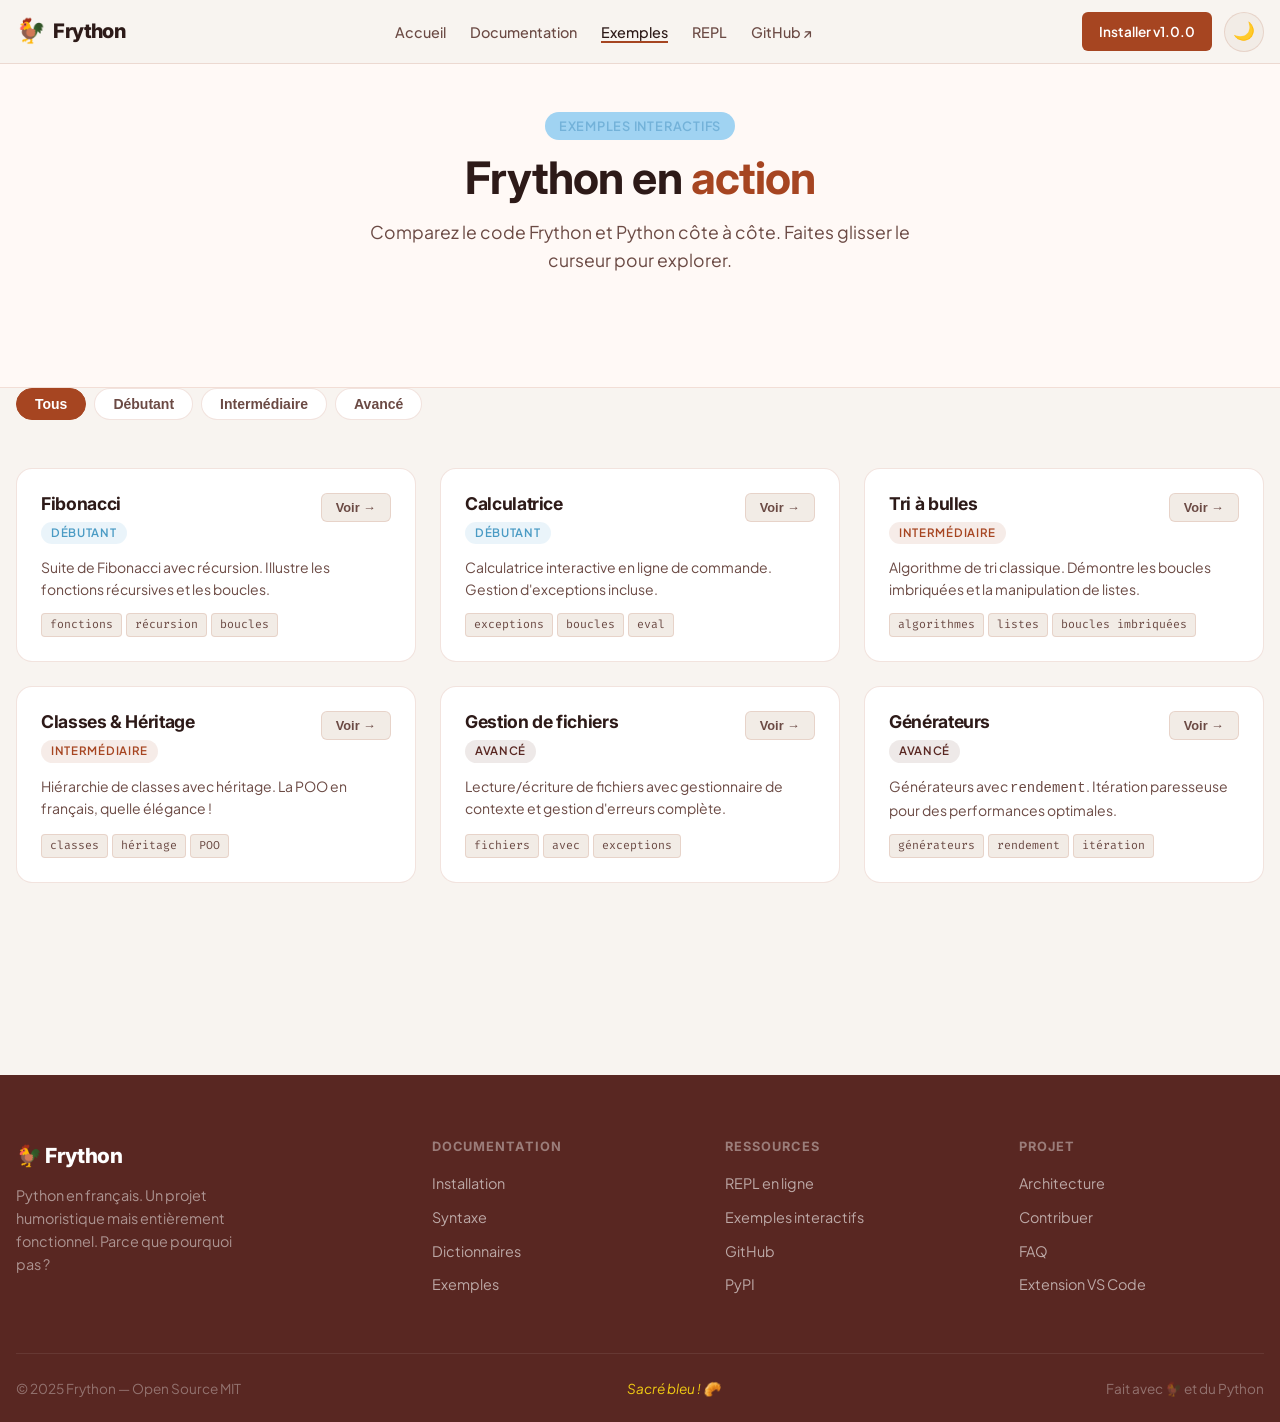
<file: examples.html>
<!DOCTYPE html>
<html lang="fr">
<head>
  <meta charset="UTF-8">
  <meta name="viewport" content="width=device-width, initial-scale=1.0">
  <meta name="description" content="Exemples interactifs Frython — comparaison side-by-side Frython vs Python.">
  <title>Exemples — Frython 🐓</title>
  <link rel="icon" href="data:image/svg+xml,<svg xmlns='http://www.w3.org/2000/svg' viewBox='0 0 100 100'><text y='.9em' font-size='90'>🐓</text></svg>">
  <link rel="stylesheet" href="assets/css/global.css">
  <link rel="stylesheet" href="assets/css/examples.css">
</head>
<body>
  <div id="navbar-mount"></div>

  <main style="padding-top:64px;">

    <!-- HEADER -->
    <section class="section-sm examples-header">
      <div class="container">
        <div class="section-header">
          <span class="section-tag">Exemples interactifs</span>
          <h1 class="section-title">Frython en <span>action</span></h1>
          <p class="section-subtitle">Comparez le code Frython et Python côte à côte. Faites glisser le curseur pour explorer.</p>
        </div>
      </div>
    </section>

    <!-- EXAMPLES LIST -->
    <section class="section" style="padding-top:0">
      <div class="container">

        <!-- Filter tabs -->
        <div class="examples-filter reveal">
          <button class="filter-btn active" data-filter="all">Tous</button>
          <button class="filter-btn" data-filter="debutant">Débutant</button>
          <button class="filter-btn" data-filter="intermediaire">Intermédiaire</button>
          <button class="filter-btn" data-filter="avance">Avancé</button>
        </div>

        <!-- Example Cards Grid -->
        <div class="examples-grid" id="examples-grid">

          <!-- FIBONACCI -->
          <article class="example-card reveal" data-level="debutant" aria-label="Exemple: Fibonacci">
            <div class="example-card-header">
              <div>
                <h2 class="example-title">Fibonacci</h2>
                <span class="example-level example-level-debutant">Débutant</span>
              </div>
              <button class="example-expand-btn" aria-label="Voir le code complet">Voir →</button>
            </div>
            <p class="example-desc">Suite de Fibonacci avec récursion. Illustre les fonctions récursives et les boucles.</p>
            <div class="example-tags">
              <span class="example-tag">fonctions</span>
              <span class="example-tag">récursion</span>
              <span class="example-tag">boucles</span>
            </div>
          </article>

          <!-- CALCULATRICE -->
          <article class="example-card reveal" data-level="debutant" aria-label="Exemple: Calculatrice">
            <div class="example-card-header">
              <div>
                <h2 class="example-title">Calculatrice</h2>
                <span class="example-level example-level-debutant">Débutant</span>
              </div>
              <button class="example-expand-btn" aria-label="Voir le code complet">Voir →</button>
            </div>
            <p class="example-desc">Calculatrice interactive en ligne de commande. Gestion d'exceptions incluse.</p>
            <div class="example-tags">
              <span class="example-tag">exceptions</span>
              <span class="example-tag">boucles</span>
              <span class="example-tag">eval</span>
            </div>
          </article>

          <!-- TRI À BULLES -->
          <article class="example-card reveal" data-level="intermediaire" aria-label="Exemple: Tri à bulles">
            <div class="example-card-header">
              <div>
                <h2 class="example-title">Tri à bulles</h2>
                <span class="example-level example-level-inter">Intermédiaire</span>
              </div>
              <button class="example-expand-btn" aria-label="Voir le code complet">Voir →</button>
            </div>
            <p class="example-desc">Algorithme de tri classique. Démontre les boucles imbriquées et la manipulation de listes.</p>
            <div class="example-tags">
              <span class="example-tag">algorithmes</span>
              <span class="example-tag">listes</span>
              <span class="example-tag">boucles imbriquées</span>
            </div>
          </article>

          <!-- CLASSE ANIMAL -->
          <article class="example-card reveal" data-level="intermediaire" aria-label="Exemple: Classes">
            <div class="example-card-header">
              <div>
                <h2 class="example-title">Classes & Héritage</h2>
                <span class="example-level example-level-inter">Intermédiaire</span>
              </div>
              <button class="example-expand-btn" aria-label="Voir le code complet">Voir →</button>
            </div>
            <p class="example-desc">Hiérarchie de classes avec héritage. La POO en français, quelle élégance !</p>
            <div class="example-tags">
              <span class="example-tag">classes</span>
              <span class="example-tag">héritage</span>
              <span class="example-tag">POO</span>
            </div>
          </article>

          <!-- GESTION FICHIER -->
          <article class="example-card reveal" data-level="avance" aria-label="Exemple: Fichiers">
            <div class="example-card-header">
              <div>
                <h2 class="example-title">Gestion de fichiers</h2>
                <span class="example-level example-level-avance">Avancé</span>
              </div>
              <button class="example-expand-btn" aria-label="Voir le code complet">Voir →</button>
            </div>
            <p class="example-desc">Lecture/écriture de fichiers avec gestionnaire de contexte et gestion d'erreurs complète.</p>
            <div class="example-tags">
              <span class="example-tag">fichiers</span>
              <span class="example-tag">avec</span>
              <span class="example-tag">exceptions</span>
            </div>
          </article>

          <!-- GENERATEUR -->
          <article class="example-card reveal" data-level="avance" aria-label="Exemple: Générateurs">
            <div class="example-card-header">
              <div>
                <h2 class="example-title">Générateurs</h2>
                <span class="example-level example-level-avance">Avancé</span>
              </div>
              <button class="example-expand-btn" aria-label="Voir le code complet">Voir →</button>
            </div>
            <p class="example-desc">Générateurs avec <code>rendement</code>. Itération paresseuse pour des performances optimales.</p>
            <div class="example-tags">
              <span class="example-tag">générateurs</span>
              <span class="example-tag">rendement</span>
              <span class="example-tag">itération</span>
            </div>
          </article>

        </div>
      </div>
    </section>

    <!-- COMPARISON MODAL -->
    <div class="comparison-modal" id="comparison-modal" role="dialog" aria-modal="true" aria-label="Comparaison de code" hidden>
      <div class="modal-overlay" id="modal-overlay"></div>
      <div class="modal-container">
        <div class="modal-header">
          <div>
            <h2 class="modal-title" id="modal-title">Exemple</h2>
            <p class="modal-subtitle">🐓 Frython → 🐍 Python</p>
          </div>
          <button class="modal-close" id="modal-close" aria-label="Fermer la comparaison">✕</button>
        </div>

        <div class="comparison-split">
          <!-- Frython side -->
          <div class="comparison-side">
            <div class="comparison-side-header">
              <span class="side-dot side-dot-fr"></span>
              <span>Frython</span>
              <span class="comparison-side-badge">🐓 .fy</span>
            </div>
            <div class="code-block" style="border-radius: 0 0 var(--radius) var(--radius);">
              <div class="code-block-header" style="border-radius:0;">
                <div class="code-block-dots"><span class="dot-red"></span><span class="dot-yellow"></span><span class="dot-green"></span></div>
                <span class="code-block-lang" id="modal-filename-fr">example.fy</span>
                <button class="code-copy-btn" id="copy-fr">📋 Copier</button>
              </div>
              <pre class="code-block-body" id="modal-code-fr" style="max-height:400px;overflow-y:auto;"></pre>
            </div>
          </div>

          <!-- Arrow -->
          <div class="comparison-arrow">
            <div class="arrow-anim">→</div>
            <div class="arrow-label-vertical">transpile</div>
          </div>

          <!-- Python side -->
          <div class="comparison-side">
            <div class="comparison-side-header">
              <span class="side-dot side-dot-py"></span>
              <span>Python</span>
              <span class="comparison-side-badge">🐍 .py</span>
            </div>
            <div class="code-block" style="border-radius: 0 0 var(--radius) var(--radius);">
              <div class="code-block-header" style="border-radius:0;">
                <div class="code-block-dots"><span class="dot-red"></span><span class="dot-yellow"></span><span class="dot-green"></span></div>
                <span class="code-block-lang" id="modal-filename-py">example.py</span>
                <button class="code-copy-btn" id="copy-py">📋 Copier</button>
              </div>
              <pre class="code-block-body" id="modal-code-py" style="max-height:400px;overflow-y:auto;"></pre>
            </div>
          </div>
        </div>

        <div class="modal-footer">
          <a href="repl.html" class="btn btn-primary">▶ Essayer dans le REPL</a>
          <a href="docs.html" class="btn btn-secondary">📚 Documentation</a>
        </div>
      </div>
    </div>

  </main>

  <div id="footer-mount"></div>

  <script src="assets/js/global.js"></script>
  <script src="assets/js/examples.js"></script>
</body>
</html>
</file>
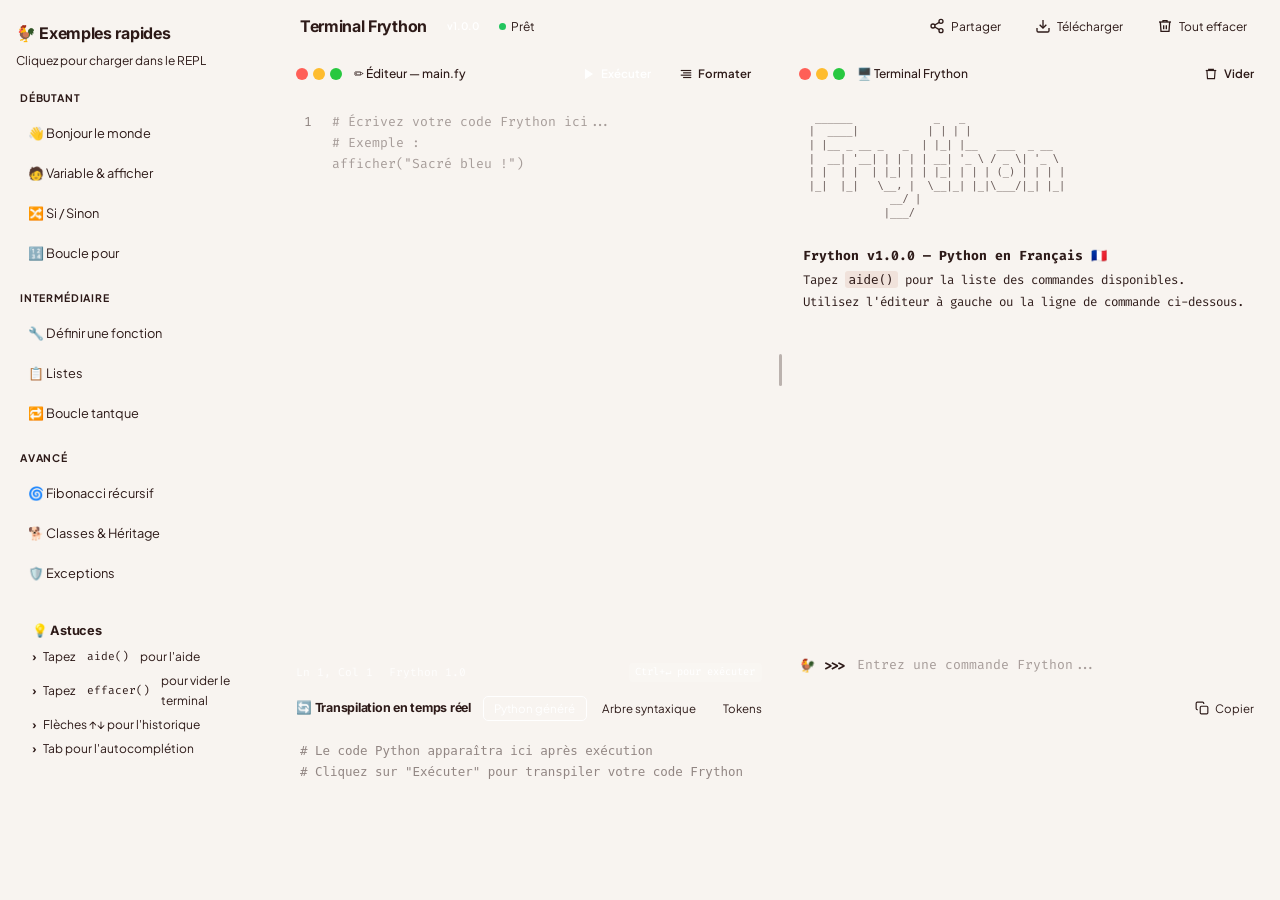
<file: repl.html>
<!DOCTYPE html>
<html lang="fr" data-theme="light">
<head>
  <meta charset="UTF-8" />
  <meta name="viewport" content="width=device-width, initial-scale=1.0" />
  <title>Frython 🐓 — REPL Interactif</title>
  <meta name="description" content="Testez Frython directement dans votre navigateur. Un interpréteur interactif pour le Python en français." />
  <link rel="preconnect" href="https://fonts.googleapis.com" />
  <link rel="preconnect" href="https://fonts.gstatic.com" crossorigin />
  <link href="https://fonts.googleapis.com/css2?family=Inter:wght@400;500;600;700;800&family=Plus+Jakarta+Sans:wght@400;500;600&family=Fira+Code:wght@400;500&display=swap" rel="stylesheet" />
  <link rel="stylesheet" href="assets/css/global.css" />
  <link rel="stylesheet" href="assets/css/repl.css" />
</head>
<body>
  <div id="navbar-mount"></div>

  <main class="repl-main">
    <!-- Sidebar gauche -->
    <aside class="repl-sidebar" id="repl-sidebar">
      <div class="repl-sidebar-inner">
        <h2 class="sidebar-title">🐓 Exemples rapides</h2>
        <p class="sidebar-subtitle">Cliquez pour charger dans le REPL</p>

        <div class="example-category">
          <span class="category-label">Débutant</span>
          <button class="example-snippet" data-code='afficher("Bonjour le monde !")'>👋 Bonjour le monde</button>
          <button class="example-snippet" data-code='prénom = "Jacques"
afficher("Bonjour, " + prénom + " !")'>🧑 Variable & afficher</button>
          <button class="example-snippet" data-code='âge = 25
si âge >= 18:
    afficher("Majeur !")
sinon:
    afficher("Mineur !")'>🔀 Si / Sinon</button>
          <button class="example-snippet" data-code='pour i dans intervalle(1, 6):
    afficher(i)'>🔢 Boucle pour</button>
        </div>

        <div class="example-category">
          <span class="category-label">Intermédiaire</span>
          <button class="example-snippet" data-code='déf saluer(nom):
    retourner "Bonjour, " + nom + " !"

résultat = saluer("Marie")
afficher(résultat)'>🔧 Définir une fonction</button>
          <button class="example-snippet" data-code='nombres = [3, 1, 4, 1, 5, 9, 2, 6]
afficher("Liste :", nombres)
afficher("Longueur :", longueur(nombres))
nombres.ajouter(7)
afficher("Après ajout :", nombres)'>📋 Listes</button>
          <button class="example-snippet" data-code='compteur = 0
tantque compteur < 5:
    afficher("Compteur :", compteur)
    compteur = compteur + 1'>🔁 Boucle tantque</button>
        </div>

        <div class="example-category">
          <span class="category-label">Avancé</span>
          <button class="example-snippet" data-code='déf fibonacci(n):
    si n <= 1:
        retourner n
    retourner fibonacci(n-1) + fibonacci(n-2)

pour i dans intervalle(10):
    afficher(fibonacci(i))'>🌀 Fibonacci récursif</button>
          <button class="example-snippet" data-code='classe Animal:
    déf __init__(soi, nom):
        soi.nom = nom
    déf parler(soi):
        afficher(soi.nom + " dit quelque chose")

classe Chien(Animal):
    déf parler(soi):
        afficher(soi.nom + " dit : Ouaf !")

rex = Chien("Rex")
rex.parler()'>🐕 Classes & Héritage</button>
          <button class="example-snippet" data-code='essayer:
    x = 10 / 0
sauf ZeroDivisionError:
    afficher("Erreur : division par zéro !")
enfin:
    afficher("Bloc enfin exécuté.")'>🛡️ Exceptions</button>
        </div>

        <div class="repl-info-box">
          <h3>💡 Astuces</h3>
          <ul>
            <li>Tapez <code>aide()</code> pour l'aide</li>
            <li>Tapez <code>effacer()</code> pour vider le terminal</li>
            <li>Flèches ↑↓ pour l'historique</li>
            <li>Tab pour l'autocomplétion</li>
          </ul>
        </div>
      </div>
    </aside>

    <!-- Zone principale REPL -->
    <section class="repl-content">
      <div class="repl-header">
        <div class="repl-header-left">
          <h1 class="repl-title">Terminal Frython</h1>
          <span class="repl-badge">v1.0.0</span>
          <span class="repl-status" id="repl-status">
            <span class="status-dot"></span> Prêt
          </span>
        </div>
        <div class="repl-header-actions">
          <button class="repl-action-btn" id="btn-share" title="Partager le code">
            <svg width="16" height="16" viewBox="0 0 24 24" fill="none" stroke="currentColor" stroke-width="2"><circle cx="18" cy="5" r="3"/><circle cx="6" cy="12" r="3"/><circle cx="18" cy="19" r="3"/><line x1="8.59" y1="13.51" x2="15.42" y2="17.49"/><line x1="15.41" y1="6.51" x2="8.59" y2="10.49"/></svg>
            Partager
          </button>
          <button class="repl-action-btn" id="btn-download" title="Télécharger le code">
            <svg width="16" height="16" viewBox="0 0 24 24" fill="none" stroke="currentColor" stroke-width="2"><path d="M21 15v4a2 2 0 0 1-2 2H5a2 2 0 0 1-2-2v-4"/><polyline points="7 10 12 15 17 10"/><line x1="12" y1="15" x2="12" y2="3"/></svg>
            Télécharger
          </button>
          <button class="repl-action-btn danger" id="btn-clear-all" title="Tout effacer">
            <svg width="16" height="16" viewBox="0 0 24 24" fill="none" stroke="currentColor" stroke-width="2"><polyline points="3 6 5 6 21 6"/><path d="M19 6l-1 14H6L5 6"/><path d="M10 11v6M14 11v6"/><path d="M9 6V4h6v2"/></svg>
            Tout effacer
          </button>
        </div>
      </div>

      <!-- Zone de split : éditeur + terminal -->
      <div class="repl-split-container" id="repl-split">
        <!-- Éditeur de code -->
        <div class="repl-editor-panel" id="editor-panel">
          <div class="panel-header">
            <div class="mac-dots">
              <span class="dot red"></span>
              <span class="dot yellow"></span>
              <span class="dot green"></span>
            </div>
            <span class="panel-title">✏️ Éditeur — main.fy</span>
            <div class="panel-actions">
              <button class="panel-btn" id="btn-run" title="Exécuter (Ctrl+Enter)">
                <svg width="14" height="14" viewBox="0 0 24 24" fill="currentColor"><polygon points="5 3 19 12 5 21 5 3"/></svg>
                Exécuter
              </button>
              <button class="panel-btn secondary" id="btn-format">
                <svg width="14" height="14" viewBox="0 0 24 24" fill="none" stroke="currentColor" stroke-width="2"><line x1="21" y1="10" x2="7" y2="10"/><line x1="21" y1="6" x2="3" y2="6"/><line x1="21" y1="14" x2="3" y2="14"/><line x1="21" y1="18" x2="7" y2="18"/></svg>
                Formater
              </button>
            </div>
          </div>
          <div class="editor-wrapper">
            <div class="line-numbers" id="line-numbers">1</div>
            <textarea
              id="code-editor"
              class="code-editor"
              spellcheck="false"
              autocorrect="off"
              autocapitalize="off"
              placeholder="# Écrivez votre code Frython ici...
# Exemple :
afficher(&quot;Sacré bleu !&quot;)"
            ></textarea>
            <div class="editor-highlight" id="editor-highlight" aria-hidden="true"></div>
          </div>
          <div class="editor-footer">
            <span class="editor-info" id="editor-info">Ln 1, Col 1</span>
            <span class="editor-info">Frython 1.0</span>
            <kbd class="editor-shortcut">Ctrl+↵ pour exécuter</kbd>
          </div>
        </div>

        <!-- Séparateur redimensionnable -->
        <div class="repl-divider" id="repl-divider" title="Glisser pour redimensionner">
          <div class="divider-handle"></div>
        </div>

        <!-- Terminal de sortie -->
        <div class="repl-terminal-panel" id="terminal-panel">
          <div class="panel-header">
            <div class="mac-dots">
              <span class="dot red"></span>
              <span class="dot yellow"></span>
              <span class="dot green"></span>
            </div>
            <span class="panel-title">🖥️ Terminal Frython</span>
            <div class="panel-actions">
              <button class="panel-btn secondary" id="btn-clear-terminal">
                <svg width="14" height="14" viewBox="0 0 24 24" fill="none" stroke="currentColor" stroke-width="2"><path d="M3 6h18"/><path d="M8 6V4h8v2"/><path d="M19 6l-1 14H6L5 6"/></svg>
                Vider
              </button>
            </div>
          </div>

          <!-- Terminal de sortie -->
          <div class="terminal-output" id="terminal-output">
            <div class="terminal-welcome">
              <pre class="welcome-art">
  ______             _   _
 |  ____|           | | | |
 | |__ _ __ _   _  | |_| |__   ___  _ __
 |  __| '__| | | | | __| '_ \ / _ \| '_ \
 | |  | |  | |_| | | |_| | | | (_) | | | |
 |_|  |_|   \__, |  \__|_| |_|\___/|_| |_|
              __/ |
             |___/
              </pre>
              <p class="welcome-version">Frython v1.0.0 — Python en Français 🇫🇷</p>
              <p class="welcome-hint">Tapez <code>aide()</code> pour la liste des commandes disponibles.</p>
              <p class="welcome-hint">Utilisez l'éditeur à gauche ou la ligne de commande ci-dessous.</p>
            </div>
          </div>

          <!-- Ligne de commande interactive -->
          <div class="repl-input-area">
            <div class="repl-prompt-line">
              <span class="repl-prompt">🐓 &gt;&gt;&gt;</span>
              <input
                type="text"
                id="frython-repl"
                class="repl-input"
                placeholder="Entrez une commande Frython..."
                autocomplete="off"
                spellcheck="false"
                aria-label="Ligne de commande Frython"
              />
            </div>
          </div>
        </div>
      </div>

      <!-- Onglets traduction -->
      <div class="transpile-panel" id="transpile-panel">
        <div class="transpile-header">
          <h3 class="transpile-title">🔄 Transpilation en temps réel</h3>
          <div class="transpile-tabs">
            <button class="tab-btn active" data-tab="python">Python généré</button>
            <button class="tab-btn" data-tab="ast">Arbre syntaxique</button>
            <button class="tab-btn" data-tab="tokens">Tokens</button>
          </div>
          <button class="copy-transpile" id="copy-transpile" title="Copier le Python">
            <svg width="14" height="14" viewBox="0 0 24 24" fill="none" stroke="currentColor" stroke-width="2"><rect x="9" y="9" width="13" height="13" rx="2"/><path d="M5 15H4a2 2 0 0 1-2-2V4a2 2 0 0 1 2-2h9a2 2 0 0 1 2 2v1"/></svg>
            Copier
          </button>
        </div>
        <div class="transpile-content">
          <div class="tab-panel active" id="tab-python">
            <pre class="transpile-code" id="python-output"><code class="placeholder-code"># Le code Python apparaîtra ici après exécution
# Cliquez sur "Exécuter" pour transpiler votre code Frython</code></pre>
          </div>
          <div class="tab-panel" id="tab-ast">
            <pre class="transpile-code" id="ast-output"><code class="placeholder-code"># L'arbre syntaxique apparaîtra ici</code></pre>
          </div>
          <div class="tab-panel" id="tab-tokens">
            <pre class="transpile-code" id="tokens-output"><code class="placeholder-code"># La liste des tokens apparaîtra ici</code></pre>
          </div>
        </div>
      </div>
    </section>
  </main>

  <!-- Modal partage -->
  <div class="modal-overlay" id="share-modal" role="dialog" aria-modal="true" aria-labelledby="share-modal-title">
    <div class="modal-box">
      <div class="modal-header">
        <h3 id="share-modal-title">Partager ce code</h3>
        <button class="modal-close" id="share-modal-close" aria-label="Fermer">✕</button>
      </div>
      <div class="modal-body">
        <p>Copiez ce lien pour partager votre code :</p>
        <div class="share-url-row">
          <input type="text" id="share-url" class="share-url-input" readonly />
          <button class="btn-primary" id="copy-share-url">Copier</button>
        </div>
      </div>
    </div>
  </div>

  <div id="footer-mount"></div>

  <script src="assets/js/global.js"></script>
  <script src="assets/js/repl.js"></script>
</body>
</html>
</file>
<file: assets/css/global.css>
@import url('https://fonts.googleapis.com/css2?family=Inter:wght@400;500;600;700;800&family=Plus+Jakarta+Sans:wght@400;500;600&family=Fira+Code:wght@400;500&display=swap');

:root {
  
  --primary: #73B2D9;
  --primary-hover: #5a9fc8;
  --secondary: #A0D3F2;
  --accent: #A64521;
  --accent-hover: #8a3819;
  --accent-2: #BF7C63;
  --dark: #592722;
  --bg: #f8f4f0;
  --bg-alt: #fff9f6;
  --surface: #ffffff;
  --surface-2: #f2ece6;
  --text: #2d1a18;
  --text-muted: #6b4a44;
  --border: rgba(166, 69, 33, 0.15);
  --border-strong: rgba(166, 69, 33, 0.3);
  --shadow: rgba(89, 39, 34, 0.1);
  --code-bg: #1e1e2e;
  --navbar-bg: rgba(248, 244, 240, 0.9);

  
  --font-heading: 'Inter', 'Clash Display', sans-serif;
  --font-body: 'Plus Jakarta Sans', system-ui, sans-serif;
  --font-code: 'Fira Code', 'JetBrains Mono', monospace;

  
  --space-1: 4px;
  --space-2: 8px;
  --space-3: 12px;
  --space-4: 16px;
  --space-5: 24px;
  --space-6: 32px;
  --space-8: 48px;
  --space-10: 64px;
  --space-12: 96px;

  
  --radius-sm: 6px;
  --radius: 12px;
  --radius-lg: 16px;
  --radius-xl: 24px;

  
  --transition: all 0.3s cubic-bezier(0.4, 0, 0.2, 1);
  --transition-fast: all 0.15s ease;
}

[data-theme="dark"] {
  
  --primary: #5666BF;
  --primary-hover: #6a7fd4;
  --secondary: #222A59;
  --accent: #F2CD13;
  --accent-hover: #e0bc00;
  --accent-2: #5670BF;
  --dark: #F2CD13;
  --bg: #020E26;
  --bg-alt: #070f28;
  --surface: #0d1b3e;
  --surface-2: #121e3f;
  --text: #e8eaf6;
  --text-muted: #8892c8;
  --border: rgba(86, 102, 191, 0.2);
  --border-strong: rgba(86, 102, 191, 0.4);
  --shadow: rgba(2, 14, 38, 0.5);
  --code-bg: #020E26;
  --navbar-bg: rgba(2, 14, 38, 0.9);
}

*, *::before, *::after { box-sizing: border-box; }
body, h1, h2, h3, h4, h5, h6, p, ul, ol, figure { margin: 0; padding: 0; }
ul, ol { list-style: none; }
a { text-decoration: none; color: inherit; }
img { max-width: 100%; display: block; }
button { cursor: pointer; border: none; background: none; }
input, textarea { font: inherit; }

html { scroll-behavior: smooth; }

body {
  font-family: var(--font-body);
  font-size: 16px;
  line-height: 1.6;
  color: var(--text);
  background: var(--bg);
  overflow-x: hidden;
  transition: background 0.3s ease, color 0.3s ease;
}

h1, h2, h3, h4, h5, h6 {
  font-family: var(--font-heading);
  font-weight: 700;
  letter-spacing: -0.02em;
  line-height: 1.2;
}

.container {
  width: min(100% - 2rem, 1280px);
  margin-inline: auto;
}

.container-narrow {
  width: min(100% - 2rem, 860px);
  margin-inline: auto;
}

.sr-only {
  position: absolute; width: 1px; height: 1px;
  padding: 0; margin: -1px; overflow: hidden;
  clip: rect(0,0,0,0); white-space: nowrap; border-width: 0;
}

.navbar {
  position: fixed;
  top: 0; left: 0; right: 0;
  z-index: 1000;
  height: 64px;
  background: var(--navbar-bg);
  backdrop-filter: blur(12px);
  -webkit-backdrop-filter: blur(12px);
  border-bottom: 1px solid var(--border);
  transition: var(--transition);
}

.navbar-inner {
  display: flex;
  align-items: center;
  justify-content: space-between;
  height: 100%;
}

.navbar-logo {
  display: flex;
  align-items: center;
  gap: var(--space-2);
  font-family: var(--font-heading);
  font-weight: 800;
  font-size: 1.25rem;
  color: var(--text);
  letter-spacing: -0.03em;
}

.logo-coq {
  font-size: 1.5rem;
  display: inline-block;
  transition: transform 0.4s cubic-bezier(0.34, 1.56, 0.64, 1);
}
.navbar-logo:hover .logo-coq { transform: rotate(20deg) scale(1.2); }

.navbar-links {
  display: flex;
  align-items: center;
  gap: var(--space-5);
}

.navbar-links a {
  font-size: 0.9rem;
  font-weight: 500;
  color: var(--text-muted);
  transition: var(--transition-fast);
  position: relative;
}

.navbar-links a::after {
  content: '';
  position: absolute;
  bottom: -2px; left: 0; right: 0;
  height: 2px;
  background: var(--accent);
  transform: scaleX(0);
  transform-origin: left;
  transition: transform 0.2s ease;
}

.navbar-links a:hover,
.navbar-links a.active {
  color: var(--text);
}
.navbar-links a:hover::after,
.navbar-links a.active::after {
  transform: scaleX(1);
}

.navbar-actions {
  display: flex;
  align-items: center;
  gap: var(--space-3);
}

.theme-toggle {
  width: 40px; height: 40px;
  border-radius: 50%;
  display: flex; align-items: center; justify-content: center;
  background: var(--surface-2);
  border: 1px solid var(--border);
  color: var(--text-muted);
  font-size: 1.1rem;
  transition: var(--transition);
}
.theme-toggle:hover {
  background: var(--surface);
  color: var(--text);
  transform: rotate(20deg);
}

.menu-toggle {
  display: none;
  flex-direction: column;
  gap: 5px;
  width: 36px; height: 36px;
  align-items: center;
  justify-content: center;
  border-radius: var(--radius-sm);
  background: var(--surface-2);
  border: 1px solid var(--border);
}
.menu-toggle span {
  display: block;
  width: 18px; height: 2px;
  background: var(--text);
  border-radius: 2px;
  transition: var(--transition);
}

.btn {
  display: inline-flex;
  align-items: center;
  gap: var(--space-2);
  padding: 10px 20px;
  border-radius: var(--radius-sm);
  font-family: var(--font-body);
  font-size: 0.9rem;
  font-weight: 600;
  transition: var(--transition);
  cursor: pointer;
}

.btn-primary {
  background: var(--accent);
  color: white;
  border: 1px solid transparent;
}
.btn-primary:hover {
  background: var(--accent-hover);
  transform: translateY(-2px);
  box-shadow: 0 8px 20px rgba(166, 69, 33, 0.3);
}

.btn-secondary {
  background: transparent;
  color: var(--text);
  border: 1px solid var(--border-strong);
}
.btn-secondary:hover {
  background: var(--surface-2);
  transform: translateY(-1px);
}

.btn-ghost {
  background: transparent;
  color: var(--text-muted);
  border: 1px solid var(--border);
  padding: 8px 16px;
  font-size: 0.85rem;
}
.btn-ghost:hover {
  background: var(--surface-2);
  color: var(--text);
}

.btn-lg {
  padding: 14px 28px;
  font-size: 1rem;
  border-radius: var(--radius);
}

.card {
  background: var(--surface);
  border: 1px solid var(--border);
  border-radius: var(--radius-lg);
  padding: var(--space-6);
  transition: var(--transition);
  box-shadow: 0 2px 12px var(--shadow);
}

.card:hover {
  transform: translateY(-4px);
  box-shadow: 0 12px 32px var(--shadow);
  border-color: var(--border-strong);
}

.code-block {
  background: var(--code-bg);
  border-radius: var(--radius);
  overflow: hidden;
  border: 1px solid rgba(255,255,255,0.06);
  font-family: var(--font-code);
  font-size: 0.875rem;
  position: relative;
}

.code-block-header {
  display: flex;
  align-items: center;
  justify-content: space-between;
  padding: 10px 16px;
  background: rgba(255,255,255,0.04);
  border-bottom: 1px solid rgba(255,255,255,0.06);
}

.code-block-dots {
  display: flex;
  gap: 6px;
}
.code-block-dots span {
  width: 12px; height: 12px;
  border-radius: 50%;
  display: block;
}
.dot-red { background: #ff5f57; }
.dot-yellow { background: #febc2e; }
.dot-green { background: #28c840; }

.code-block-lang {
  font-size: 0.75rem;
  color: rgba(255,255,255,0.3);
  font-family: var(--font-code);
}

.code-block-body {
  padding: 20px;
  overflow-x: auto;
  color: #cdd6f4;
  line-height: 1.7;
}

.code-copy-btn {
  position: absolute;
  top: 8px; right: 8px;
  padding: 4px 10px;
  border-radius: 4px;
  font-size: 0.75rem;
  background: rgba(255,255,255,0.08);
  color: rgba(255,255,255,0.5);
  border: 1px solid rgba(255,255,255,0.1);
  cursor: pointer;
  transition: var(--transition-fast);
  display: flex; align-items: center; gap: 4px;
  opacity: 0;
}

.code-block:hover .code-copy-btn,
.code-copy-btn:focus {
  opacity: 1;
}

.code-copy-btn:hover {
  background: rgba(255,255,255,0.15);
  color: white;
}

.kw-fr { color: #cba6f7; } 
.kw-fn { color: #89b4fa; } 
.kw-str { color: #a6e3a1; } 
.kw-num { color: #fab387; } 
.kw-comment { color: #6c7086; font-style: italic; } 
.kw-bool { color: #f38ba8; } 
.kw-builtin { color: #f9e2af; } 

.section { padding: var(--space-12) 0; }
.section-sm { padding: var(--space-8) 0; }

.section-header {
  text-align: center;
  margin-bottom: var(--space-10);
}

.section-tag {
  display: inline-block;
  padding: 4px 14px;
  background: var(--secondary);
  color: var(--primary);
  border-radius: 100px;
  font-size: 0.8rem;
  font-weight: 600;
  margin-bottom: var(--space-3);
  text-transform: uppercase;
  letter-spacing: 0.06em;
}

[data-theme="dark"] .section-tag {
  background: rgba(86, 102, 191, 0.2);
  color: var(--accent);
}

.section-title {
  font-size: clamp(1.8rem, 3.5vw, 2.8rem);
  color: var(--text);
  margin-bottom: var(--space-3);
}

.section-title span {
  color: var(--accent);
}

.section-subtitle {
  font-size: 1.1rem;
  color: var(--text-muted);
  max-width: 540px;
  margin-inline: auto;
}

.footer {
  background: var(--dark);
  color: rgba(255,255,255,0.8);
  padding: var(--space-10) 0 var(--space-5);
  margin-top: var(--space-12);
}

[data-theme="dark"] .footer {
  background: #010b1e;
}

.footer-grid {
  display: grid;
  grid-template-columns: 1.5fr 1fr 1fr 1fr;
  gap: var(--space-8);
  margin-bottom: var(--space-8);
}

.footer-brand .footer-logo {
  font-family: var(--font-heading);
  font-weight: 800;
  font-size: 1.3rem;
  color: white;
  margin-bottom: var(--space-3);
  letter-spacing: -0.02em;
}

.footer-brand p {
  font-size: 0.9rem;
  color: rgba(255,255,255,0.5);
  line-height: 1.6;
  max-width: 240px;
}

.footer-col h4 {
  font-size: 0.8rem;
  text-transform: uppercase;
  letter-spacing: 0.08em;
  color: rgba(255,255,255,0.4);
  margin-bottom: var(--space-4);
}

.footer-col ul li {
  margin-bottom: var(--space-2);
}

.footer-col ul a {
  font-size: 0.9rem;
  color: rgba(255,255,255,0.6);
  transition: var(--transition-fast);
}
.footer-col ul a:hover { color: white; }

.footer-bottom {
  border-top: 1px solid rgba(255,255,255,0.08);
  padding-top: var(--space-5);
  display: flex;
  align-items: center;
  justify-content: space-between;
  font-size: 0.85rem;
  color: rgba(255,255,255,0.35);
}

.footer-sacrebleu {
  color: #F2CD13;
  font-style: italic;
}

@keyframes fade-in-up {
  from { opacity: 0; transform: translateY(24px); }
  to { opacity: 1; transform: translateY(0); }
}

@keyframes float {
  0%, 100% { transform: translateY(0); }
  50% { transform: translateY(-12px); }
}

@keyframes gradient-shift {
  0% { background-position: 0% 50%; }
  50% { background-position: 100% 50%; }
  100% { background-position: 0% 50%; }
}

@keyframes blink {
  0%, 100% { opacity: 1; }
  50% { opacity: 0; }
}

@keyframes shimmer {
  0% { background-position: -200% 0; }
  100% { background-position: 200% 0; }
}

@keyframes slide-in-left {
  from { opacity: 0; transform: translateX(-20px); }
  to { opacity: 1; transform: translateX(0); }
}

@keyframes scale-in {
  from { opacity: 0; transform: scale(0.95); }
  to { opacity: 1; transform: scale(1); }
}

.animate-in { animation: fade-in-up 0.6s ease both; }
.animate-in-delay-1 { animation-delay: 0.1s; }
.animate-in-delay-2 { animation-delay: 0.2s; }
.animate-in-delay-3 { animation-delay: 0.3s; }
.animate-in-delay-4 { animation-delay: 0.4s; }
.float { animation: float 4s ease-in-out infinite; }

.reveal {
  opacity: 0;
  transform: translateY(24px);
  transition: opacity 0.7s ease, transform 0.7s ease;
}
.reveal.visible {
  opacity: 1;
  transform: translateY(0);
}

.badge {
  display: inline-flex;
  align-items: center;
  gap: 4px;
  padding: 3px 10px;
  border-radius: 100px;
  font-size: 0.75rem;
  font-weight: 600;
}

.badge-primary {
  background: rgba(115, 178, 217, 0.15);
  color: var(--primary);
}

.badge-accent {
  background: rgba(166, 69, 33, 0.1);
  color: var(--accent);
}

[data-theme="dark"] .badge-accent {
  background: rgba(242, 205, 19, 0.12);
  color: var(--accent);
}

@media (prefers-reduced-motion: reduce) {
  *, ::before, ::after {
    animation-duration: 0.01ms !important;
    animation-iteration-count: 1 !important;
    transition-duration: 0.01ms !important;
  }
}

@media (max-width: 768px) {
  .navbar-links { display: none; }
  .menu-toggle { display: flex; }

  .navbar-links.open {
    display: flex;
    flex-direction: column;
    position: fixed;
    top: 64px; left: 0; right: 0;
    background: var(--surface);
    border-bottom: 1px solid var(--border);
    padding: var(--space-5);
    gap: var(--space-4);
    z-index: 999;
  }

  .footer-grid {
    grid-template-columns: 1fr 1fr;
    gap: var(--space-6);
  }

  .section { padding: var(--space-8) 0; }
}

@media (max-width: 480px) {
  .footer-grid { grid-template-columns: 1fr; }
  .footer-bottom { flex-direction: column; gap: var(--space-2); text-align: center; }
}
</file>
<file: assets/css/docs.css>
.docs-layout {
  display: grid;
  grid-template-columns: 260px 1fr;
  min-height: 100vh;
  padding-top: 64px;
}

.docs-sidebar {
  position: sticky;
  top: 64px;
  height: calc(100vh - 64px);
  overflow-y: auto;
  background: var(--surface);
  border-right: 1px solid var(--border);
  padding: var(--space-5) 0;
  scrollbar-width: thin;
  scrollbar-color: var(--border) transparent;
}

.sidebar-inner {
  padding: 0 var(--space-4);
}

.sidebar-search {
  margin-bottom: var(--space-4);
}

.sidebar-search input {
  width: 100%;
  padding: 8px 12px;
  border-radius: var(--radius-sm);
  border: 1px solid var(--border);
  background: var(--surface-2);
  color: var(--text);
  font-size: 0.85rem;
  outline: none;
  transition: var(--transition-fast);
}

.sidebar-search input:focus {
  border-color: var(--primary);
  background: var(--surface);
}

.sidebar-nav {
  display: flex;
  flex-direction: column;
  gap: var(--space-4);
}

.nav-group-title {
  font-size: 0.7rem;
  font-weight: 700;
  text-transform: uppercase;
  letter-spacing: 0.1em;
  color: var(--text-muted);
  padding: 0 var(--space-2);
  margin-bottom: var(--space-2);
}

.nav-link {
  display: block;
  padding: 6px var(--space-2);
  border-radius: var(--radius-sm);
  font-size: 0.875rem;
  color: var(--text-muted);
  transition: var(--transition-fast);
  border-left: 2px solid transparent;
}

.nav-link:hover {
  color: var(--text);
  background: var(--surface-2);
}

.nav-link.active {
  color: var(--accent);
  border-left-color: var(--accent);
  background: rgba(166, 69, 33, 0.08);
  font-weight: 600;
}
[data-theme="dark"] .nav-link.active {
  background: rgba(242, 205, 19, 0.08);
}

.nav-group ul {
  display: flex;
  flex-direction: column;
  gap: 2px;
}

.docs-main {
  min-width: 0;
}

.docs-content {
  max-width: 860px;
  margin-inline: auto;
  padding: var(--space-10) var(--space-8);
}

.doc-section {
  padding: var(--space-10) 0;
  border-bottom: 1px solid var(--border);
}

.doc-section:last-child { border-bottom: none; }

.doc-badge {
  display: inline-block;
  padding: 3px 12px;
  background: var(--accent);
  color: white;
  border-radius: 100px;
  font-size: 0.7rem;
  font-weight: 700;
  text-transform: uppercase;
  letter-spacing: 0.08em;
  margin-bottom: var(--space-3);
}

[data-theme="dark"] .doc-badge {
  background: rgba(242, 205, 19, 0.15);
  color: var(--accent);
}

.doc-h1 {
  font-size: clamp(1.6rem, 3vw, 2.2rem);
  font-weight: 800;
  color: var(--text);
  margin-bottom: var(--space-5);
}

.doc-h2 {
  font-size: 1.2rem;
  font-weight: 700;
  color: var(--text);
  margin: var(--space-6) 0 var(--space-3);
  padding-top: var(--space-4);
}

.doc-lead {
  font-size: 1.1rem;
  color: var(--text-muted);
  line-height: 1.7;
  margin-bottom: var(--space-5);
}

.doc-text {
  color: var(--text-muted);
  line-height: 1.7;
  margin-bottom: var(--space-4);
}

.doc-link {
  color: var(--accent);
  text-decoration: underline;
  text-decoration-color: rgba(166, 69, 33, 0.4);
  transition: var(--transition-fast);
}
.doc-link:hover { text-decoration-color: var(--accent); }
[data-theme="dark"] .doc-link { color: var(--accent); }

.doc-callout {
  padding: var(--space-4) var(--space-5);
  border-radius: var(--radius);
  border-left: 4px solid;
  font-size: 0.9rem;
  line-height: 1.6;
  margin: var(--space-5) 0;
}

.doc-callout-info {
  background: rgba(115, 178, 217, 0.1);
  border-left-color: var(--primary);
  color: var(--text);
}

.doc-callout-tip {
  background: rgba(166, 69, 33, 0.08);
  border-left-color: var(--accent);
  color: var(--text);
}

[data-theme="dark"] .doc-callout-tip {
  background: rgba(242, 205, 19, 0.06);
  border-left-color: var(--accent);
}

.doc-list {
  list-style: none;
  display: flex;
  flex-direction: column;
  gap: var(--space-2);
  margin-left: var(--space-3);
  color: var(--text-muted);
  font-size: 0.95rem;
}

.doc-list li {
  position: relative;
  padding-left: var(--space-4);
  line-height: 1.6;
}

.doc-list li::before {
  content: '→';
  position: absolute;
  left: 0;
  color: var(--accent);
  font-weight: 700;
}

.doc-list-ordered {
  list-style: decimal;
  padding-left: var(--space-5);
  gap: var(--space-3);
}

.doc-list-ordered li {
  padding-left: 0;
}

.doc-list-ordered li::before { display: none; }

.doc-table-wrapper {
  overflow-x: auto;
  border-radius: var(--radius);
  border: 1px solid var(--border);
  margin: var(--space-4) 0;
}

.doc-table {
  width: 100%;
  border-collapse: collapse;
  background: var(--surface);
  font-size: 0.875rem;
}

.doc-table th {
  padding: 10px 16px;
  text-align: left;
  background: var(--surface-2);
  border-bottom: 1px solid var(--border);
  font-size: 0.75rem;
  text-transform: uppercase;
  letter-spacing: 0.06em;
  color: var(--text-muted);
  font-weight: 700;
}

.doc-table td {
  padding: 8px 16px;
  border-bottom: 1px solid var(--border);
  color: var(--text-muted);
}

.doc-table tr:last-child td { border-bottom: none; }
.doc-table tr:hover td { background: var(--surface-2); }

.doc-table code {
  font-family: var(--font-code);
  font-size: 0.82rem;
  color: var(--accent);
  background: rgba(166, 69, 33, 0.08);
  padding: 2px 6px;
  border-radius: 3px;
}

[data-theme="dark"] .doc-table code {
  color: var(--accent);
  background: rgba(242, 205, 19, 0.1);
}

.doc-tabs {
  display: flex;
  flex-wrap: wrap;
  gap: 4px;
  margin-bottom: var(--space-4);
  border-bottom: 2px solid var(--border);
  padding-bottom: -2px;
}

.tab-btn {
  padding: 8px 16px;
  border-radius: var(--radius-sm) var(--radius-sm) 0 0;
  font-size: 0.85rem;
  font-weight: 600;
  color: var(--text-muted);
  background: transparent;
  border: 1px solid transparent;
  transition: var(--transition-fast);
  cursor: pointer;
  margin-bottom: -2px;
}

.tab-btn:hover {
  color: var(--text);
  background: var(--surface-2);
}

.tab-btn.active {
  color: var(--accent);
  background: var(--surface);
  border-color: var(--border);
  border-bottom-color: var(--surface);
}

.tab-content {
  display: none;
}

.tab-content.active {
  display: block;
  animation: fade-in-up 0.3s ease;
}

.dict-search-bar {
  margin: var(--space-4) 0;
}

.dict-search-bar input {
  width: 100%;
  max-width: 400px;
  padding: 10px 14px;
  border-radius: var(--radius);
  border: 1px solid var(--border);
  background: var(--surface);
  color: var(--text);
  font-size: 0.9rem;
  outline: none;
  transition: var(--transition-fast);
}

.dict-search-bar input:focus {
  border-color: var(--primary);
  box-shadow: 0 0 0 3px rgba(115, 178, 217, 0.15);
}

.pipeline-doc {
  display: flex;
  flex-direction: column;
  align-items: flex-start;
  gap: 0;
  margin: var(--space-5) 0;
  padding-left: var(--space-3);
}

.pipeline-doc-step {
  display: flex;
  align-items: center;
  gap: var(--space-3);
  padding: var(--space-3) var(--space-4);
  background: var(--surface);
  border: 1px solid var(--border);
  border-radius: var(--radius);
  width: 100%;
  max-width: 360px;
  transition: var(--transition-fast);
}

.pipeline-doc-step:hover {
  border-color: var(--primary);
}

.pipeline-doc-highlight {
  border-color: var(--accent);
  background: rgba(166, 69, 33, 0.05);
}
[data-theme="dark"] .pipeline-doc-highlight {
  background: rgba(242, 205, 19, 0.04);
  border-color: var(--accent);
}

.pipeline-doc-icon { font-size: 1.4rem; flex-shrink: 0; }
.pipeline-doc-text {
  display: flex;
  flex-direction: column;
  gap: 2px;
}
.pipeline-doc-text strong { font-size: 0.9rem; color: var(--text); }
.pipeline-doc-text code {
  font-family: var(--font-code);
  font-size: 0.75rem;
  color: var(--text-muted);
}

.pipeline-doc-arrow {
  font-size: 1.2rem;
  color: var(--accent);
  padding-left: var(--space-5);
  line-height: 1;
  height: 24px;
  display: flex; align-items: center;
}

.arch-tree {
  background: var(--code-bg);
  border-radius: var(--radius);
  padding: var(--space-5);
  font-family: var(--font-code);
  font-size: 0.875rem;
  color: #cdd6f4;
  border: 1px solid rgba(255,255,255,0.06);
  margin: var(--space-4) 0;
}

.arch-root {
  margin-bottom: var(--space-3);
  font-weight: 700;
}

.arch-children {
  padding-left: var(--space-5);
  border-left: 2px solid rgba(255,255,255,0.08);
  display: flex;
  flex-direction: column;
  gap: var(--space-2);
}

.arch-item {
  display: flex;
  align-items: center;
  gap: var(--space-3);
}

.arch-icon { font-size: 1rem; flex-shrink: 0; }
.arch-item code { color: #a6e3a1; }
.arch-highlight code { color: #F2CD13; }
.arch-desc {
  font-family: var(--font-body);
  font-size: 0.8rem;
  color: rgba(255,255,255,0.35);
  margin-left: auto;
}

.accordion {
  display: flex;
  flex-direction: column;
  gap: var(--space-2);
  margin-top: var(--space-4);
}

.accordion-item {
  border: 1px solid var(--border);
  border-radius: var(--radius);
  overflow: hidden;
  background: var(--surface);
}

.accordion-btn {
  width: 100%;
  padding: var(--space-4) var(--space-5);
  display: flex;
  align-items: center;
  justify-content: space-between;
  gap: var(--space-3);
  font-size: 0.95rem;
  font-weight: 600;
  color: var(--text);
  background: transparent;
  border: none;
  cursor: pointer;
  text-align: left;
  transition: var(--transition-fast);
}

.accordion-btn:hover { background: var(--surface-2); }

.accordion-icon {
  font-size: 1.2rem;
  color: var(--accent);
  transition: transform 0.2s ease;
  flex-shrink: 0;
}

.accordion-item.open .accordion-icon { transform: rotate(45deg); }

.accordion-body {
  padding: 0 var(--space-5);
  max-height: 0;
  overflow: hidden;
  transition: max-height 0.3s ease, padding 0.3s ease;
  font-size: 0.9rem;
  color: var(--text-muted);
  line-height: 1.7;
}

.accordion-item.open .accordion-body {
  max-height: 200px;
  padding: 0 var(--space-5) var(--space-4);
}

@media (max-width: 900px) {
  .docs-layout {
    grid-template-columns: 1fr;
  }

  .docs-sidebar {
    position: fixed;
    left: -280px;
    top: 64px;
    width: 260px;
    height: calc(100vh - 64px);
    z-index: 500;
    transition: left 0.3s ease;
    box-shadow: 4px 0 20px rgba(0,0,0,0.2);
  }

  .docs-sidebar.open {
    left: 0;
  }

  .docs-content {
    padding: var(--space-6) var(--space-5);
  }

  .arch-desc { display: none; }
}
</file>
<file: assets/css/examples.css>
.examples-header {
  background: var(--bg-alt);
  border-bottom: 1px solid var(--border);
}

.examples-filter {
  display: flex;
  flex-wrap: wrap;
  gap: var(--space-2);
  margin-bottom: var(--space-8);
}

.filter-btn {
  padding: 7px 18px;
  border-radius: 100px;
  font-size: 0.875rem;
  font-weight: 600;
  color: var(--text-muted);
  border: 1px solid var(--border);
  background: var(--surface);
  transition: var(--transition-fast);
  cursor: pointer;
}

.filter-btn:hover {
  border-color: var(--primary);
  color: var(--text);
}

.filter-btn.active {
  background: var(--accent);
  color: white;
  border-color: var(--accent);
}

.examples-grid {
  display: grid;
  grid-template-columns: repeat(3, 1fr);
  gap: var(--space-5);
}

.example-card {
  background: var(--surface);
  border: 1px solid var(--border);
  border-radius: var(--radius-lg);
  padding: var(--space-5);
  display: flex;
  flex-direction: column;
  gap: var(--space-3);
  transition: var(--transition);
}

.example-card:hover {
  transform: translateY(-4px);
  box-shadow: 0 12px 32px var(--shadow);
  border-color: var(--primary);
}

.example-card-header {
  display: flex;
  align-items: flex-start;
  justify-content: space-between;
  gap: var(--space-3);
}

.example-title {
  font-size: 1.1rem;
  font-weight: 700;
  color: var(--text);
  margin-bottom: 4px;
}

.example-level {
  display: inline-block;
  padding: 2px 10px;
  border-radius: 100px;
  font-size: 0.72rem;
  font-weight: 600;
  text-transform: uppercase;
  letter-spacing: 0.06em;
}

.example-level-debutant {
  background: rgba(115, 178, 217, 0.15);
  color: #4a9bc4;
}
[data-theme="dark"] .example-level-debutant {
  background: rgba(86, 102, 191, 0.2);
  color: #8aabf7;
}

.example-level-inter {
  background: rgba(166, 69, 33, 0.1);
  color: var(--accent);
}
[data-theme="dark"] .example-level-inter {
  background: rgba(242, 205, 19, 0.12);
  color: var(--accent);
}

.example-level-avance {
  background: rgba(89, 39, 34, 0.1);
  color: var(--dark);
}
[data-theme="dark"] .example-level-avance {
  background: rgba(191, 124, 99, 0.15);
  color: #d4906e;
}

.example-expand-btn {
  padding: 6px 14px;
  background: var(--surface-2);
  border: 1px solid var(--border);
  border-radius: var(--radius-sm);
  font-size: 0.8rem;
  font-weight: 600;
  color: var(--text-muted);
  cursor: pointer;
  transition: var(--transition-fast);
  white-space: nowrap;
  flex-shrink: 0;
}

.example-expand-btn:hover {
  background: var(--accent);
  color: white;
  border-color: var(--accent);
}

.example-desc {
  font-size: 0.875rem;
  color: var(--text-muted);
  line-height: 1.6;
  flex: 1;
}

.example-tags {
  display: flex;
  flex-wrap: wrap;
  gap: var(--space-1);
}

.example-tag {
  display: inline-block;
  padding: 2px 8px;
  background: var(--surface-2);
  border: 1px solid var(--border);
  border-radius: 4px;
  font-size: 0.72rem;
  color: var(--text-muted);
  font-family: var(--font-code);
}

.comparison-modal {
  position: fixed;
  inset: 0;
  z-index: 2000;
  display: flex;
  align-items: center;
  justify-content: center;
  padding: var(--space-5);
}

.comparison-modal[hidden] { display: none; }

.modal-overlay {
  position: absolute;
  inset: 0;
  background: rgba(0,0,0,0.6);
  backdrop-filter: blur(4px);
}

.modal-container {
  position: relative;
  z-index: 1;
  background: var(--bg);
  border: 1px solid var(--border);
  border-radius: var(--radius-xl);
  width: 100%;
  max-width: 1100px;
  max-height: 90vh;
  overflow-y: auto;
  display: flex;
  flex-direction: column;
  box-shadow: 0 24px 60px rgba(0,0,0,0.4);
  animation: scale-in 0.25s ease;
}

.modal-header {
  display: flex;
  align-items: flex-start;
  justify-content: space-between;
  padding: var(--space-5) var(--space-6);
  border-bottom: 1px solid var(--border);
}

.modal-title {
  font-size: 1.4rem;
  font-weight: 800;
  color: var(--text);
  margin-bottom: 4px;
}

.modal-subtitle {
  font-size: 0.85rem;
  color: var(--text-muted);
}

.modal-close {
  width: 36px; height: 36px;
  border-radius: 50%;
  display: flex; align-items: center; justify-content: center;
  background: var(--surface-2);
  border: 1px solid var(--border);
  font-size: 1rem;
  color: var(--text-muted);
  cursor: pointer;
  transition: var(--transition-fast);
  flex-shrink: 0;
}

.modal-close:hover {
  background: var(--accent);
  color: white;
  border-color: var(--accent);
}

.comparison-split {
  display: grid;
  grid-template-columns: 1fr auto 1fr;
  gap: var(--space-3);
  padding: var(--space-5) var(--space-6);
  align-items: start;
}

.comparison-side {
  display: flex;
  flex-direction: column;
  gap: 0;
}

.comparison-side-header {
  display: flex;
  align-items: center;
  gap: var(--space-2);
  padding: 8px 16px;
  background: var(--surface-2);
  border: 1px solid var(--border);
  border-bottom: none;
  border-radius: var(--radius) var(--radius) 0 0;
  font-size: 0.85rem;
  font-weight: 600;
  color: var(--text-muted);
}

.side-dot {
  width: 10px; height: 10px;
  border-radius: 50%;
  display: block;
}
.side-dot-fr { background: #A64521; }
.side-dot-py { background: #73B2D9; }

.comparison-side-badge {
  margin-left: auto;
  font-size: 0.72rem;
  background: var(--surface);
  border: 1px solid var(--border);
  padding: 2px 8px;
  border-radius: 4px;
  font-family: var(--font-code);
}

.comparison-arrow {
  display: flex;
  flex-direction: column;
  align-items: center;
  gap: 4px;
  padding-top: 60px;
  color: var(--accent);
}

.arrow-anim {
  font-size: 1.5rem;
  animation: float 2s ease-in-out infinite;
}

.arrow-label-vertical {
  font-size: 0.65rem;
  text-transform: uppercase;
  letter-spacing: 0.1em;
  color: var(--text-muted);
  writing-mode: vertical-rl;
  text-orientation: mixed;
}

.modal-footer {
  display: flex;
  gap: var(--space-3);
  justify-content: center;
  padding: var(--space-4) var(--space-6);
  border-top: 1px solid var(--border);
}

.example-card[data-hidden="true"] {
  display: none;
}

@media (max-width: 900px) {
  .examples-grid { grid-template-columns: 1fr 1fr; }
  .comparison-split { grid-template-columns: 1fr; gap: var(--space-4); }
  .comparison-arrow { flex-direction: row; padding-top: 0; }
  .arrow-label-vertical { writing-mode: horizontal-tb; }
  .arrow-anim { animation: none; }
}

@media (max-width: 600px) {
  .examples-grid { grid-template-columns: 1fr; }
  .modal-container { border-radius: var(--radius-lg); }
}
</file>
<file: assets/css/repl.css>
.repl-main {
  display: grid;
  grid-template-columns: 280px 1fr;
  min-height: calc(100vh - var(--navbar-height));
  background: var(--color-bg);
  overflow: hidden;
}

.repl-sidebar {
  background: var(--color-surface);
  border-right: 1px solid var(--color-border);
  overflow-y: auto;
  height: calc(100vh - var(--navbar-height));
  position: sticky;
  top: var(--navbar-height);
}

.repl-sidebar-inner {
  padding: 1.5rem 1rem;
  display: flex;
  flex-direction: column;
  gap: 1.25rem;
}

.sidebar-title {
  font-size: 1rem;
  font-weight: 700;
  color: var(--color-text);
  margin: 0;
}

.sidebar-subtitle {
  font-size: 0.75rem;
  color: var(--color-text-muted);
  margin: -0.75rem 0 0;
}

.example-category {
  display: flex;
  flex-direction: column;
  gap: 0.4rem;
}

.category-label {
  font-size: 0.65rem;
  font-weight: 700;
  text-transform: uppercase;
  letter-spacing: 0.08em;
  color: var(--color-text-muted);
  padding: 0 0.25rem;
  margin-bottom: 0.2rem;
}

.example-snippet {
  text-align: left;
  padding: 0.55rem 0.75rem;
  border-radius: 8px;
  border: 1px solid var(--color-border);
  background: var(--color-bg);
  color: var(--color-text);
  font-size: 0.8rem;
  font-family: var(--font-body);
  cursor: pointer;
  transition: all 0.2s ease;
  white-space: nowrap;
  overflow: hidden;
  text-overflow: ellipsis;
}

.example-snippet:hover {
  background: var(--color-primary);
  color: white;
  border-color: var(--color-primary);
  transform: translateX(3px);
}

.repl-info-box {
  background: var(--color-bg);
  border: 1px solid var(--color-border);
  border-radius: 10px;
  padding: 0.85rem 1rem;
}

.repl-info-box h3 {
  font-size: 0.8rem;
  font-weight: 700;
  margin: 0 0 0.5rem;
  color: var(--color-accent);
}

.repl-info-box ul {
  list-style: none;
  padding: 0;
  margin: 0;
  display: flex;
  flex-direction: column;
  gap: 0.3rem;
}

.repl-info-box li {
  font-size: 0.75rem;
  color: var(--color-text-muted);
  display: flex;
  align-items: center;
  gap: 0.4rem;
}

.repl-info-box li::before {
  content: '›';
  color: var(--color-primary);
  font-weight: 700;
}

.repl-info-box code {
  background: var(--color-code-bg);
  padding: 1px 5px;
  border-radius: 4px;
  font-family: var(--font-code);
  font-size: 0.7rem;
  color: var(--color-accent);
}

.repl-content {
  display: flex;
  flex-direction: column;
  height: calc(100vh - var(--navbar-height));
  overflow: hidden;
}

.repl-header {
  display: flex;
  align-items: center;
  justify-content: space-between;
  padding: 0.75rem 1.25rem;
  border-bottom: 1px solid var(--color-border);
  background: var(--color-surface);
  gap: 1rem;
  flex-shrink: 0;
}

.repl-header-left {
  display: flex;
  align-items: center;
  gap: 0.75rem;
}

.repl-title {
  font-size: 1rem;
  font-weight: 700;
  color: var(--color-text);
  margin: 0;
}

.repl-badge {
  background: var(--color-primary);
  color: white;
  font-size: 0.65rem;
  font-weight: 600;
  padding: 2px 8px;
  border-radius: 99px;
}

.repl-status {
  display: flex;
  align-items: center;
  gap: 0.35rem;
  font-size: 0.75rem;
  color: var(--color-text-muted);
}

.status-dot {
  width: 7px;
  height: 7px;
  border-radius: 50%;
  background: #22c55e;
  animation: pulse-status 2s infinite;
}

@keyframes pulse-status {
  0%, 100% { opacity: 1; box-shadow: 0 0 0 0 rgba(34,197,94,0.4); }
  50% { opacity: 0.8; box-shadow: 0 0 0 4px rgba(34,197,94,0); }
}

.repl-status.running .status-dot {
  background: var(--color-accent);
  animation: pulse-running 0.6s infinite;
}

@keyframes pulse-running {
  0%, 100% { opacity: 1; }
  50% { opacity: 0.4; }
}

.repl-header-actions {
  display: flex;
  align-items: center;
  gap: 0.5rem;
}

.repl-action-btn {
  display: inline-flex;
  align-items: center;
  gap: 0.4rem;
  padding: 0.4rem 0.8rem;
  border-radius: 7px;
  border: 1px solid var(--color-border);
  background: transparent;
  color: var(--color-text-muted);
  font-size: 0.75rem;
  font-family: var(--font-body);
  cursor: pointer;
  transition: all 0.2s ease;
}

.repl-action-btn:hover {
  background: var(--color-surface);
  color: var(--color-text);
  border-color: var(--color-primary);
}

.repl-action-btn.danger:hover {
  background: rgba(166,69,33,0.08);
  color: var(--color-accent);
  border-color: var(--color-accent);
}

.repl-split-container {
  display: flex;
  flex: 1;
  min-height: 0;
  overflow: hidden;
}

.repl-editor-panel,
.repl-terminal-panel {
  display: flex;
  flex-direction: column;
  flex: 1;
  min-width: 0;
  overflow: hidden;
}

.panel-header {
  display: flex;
  align-items: center;
  gap: 0.75rem;
  padding: 0.55rem 1rem;
  background: var(--color-code-bg);
  border-bottom: 1px solid var(--color-border);
  flex-shrink: 0;
}

.mac-dots {
  display: flex;
  gap: 5px;
}

.dot {
  width: 12px;
  height: 12px;
  border-radius: 50%;
}

.dot.red    { background: #ff5f57; }
.dot.yellow { background: #febc2e; }
.dot.green  { background: #28c840; }

.panel-title {
  font-size: 0.75rem;
  font-weight: 500;
  color: var(--color-text-muted);
  flex: 1;
}

.panel-actions {
  display: flex;
  gap: 0.4rem;
}

.panel-btn {
  display: inline-flex;
  align-items: center;
  gap: 0.35rem;
  padding: 0.3rem 0.65rem;
  border-radius: 6px;
  border: none;
  background: var(--color-primary);
  color: white;
  font-size: 0.72rem;
  font-weight: 600;
  font-family: var(--font-body);
  cursor: pointer;
  transition: all 0.2s ease;
}

.panel-btn:hover {
  filter: brightness(1.1);
  transform: translateY(-1px);
}

.panel-btn.secondary {
  background: transparent;
  color: var(--color-text-muted);
  border: 1px solid var(--color-border);
}

.panel-btn.secondary:hover {
  background: var(--color-surface);
  color: var(--color-text);
}

.editor-wrapper {
  position: relative;
  flex: 1;
  display: flex;
  overflow: hidden;
  background: var(--color-code-bg);
}

.line-numbers {
  padding: 1rem 0.5rem 1rem 0.75rem;
  font-family: var(--font-code);
  font-size: 0.82rem;
  line-height: 1.6;
  color: var(--color-text-muted);
  text-align: right;
  user-select: none;
  min-width: 2.5rem;
  background: var(--color-code-bg);
  border-right: 1px solid var(--color-border);
  opacity: 0.5;
  overflow: hidden;
  white-space: pre;
}

.code-editor {
  flex: 1;
  padding: 1rem 1rem 1rem 0.75rem;
  font-family: var(--font-code);
  font-size: 0.82rem;
  line-height: 1.6;
  background: transparent;
  color: var(--color-text);
  border: none;
  outline: none;
  resize: none;
  white-space: pre;
  overflow-wrap: normal;
  overflow: auto;
  tab-size: 4;
  caret-color: var(--color-primary);
  z-index: 2;
  position: relative;
}

.code-editor::placeholder {
  color: var(--color-text-muted);
  opacity: 0.4;
}

.editor-footer {
  display: flex;
  align-items: center;
  gap: 1rem;
  padding: 0.3rem 1rem;
  background: var(--color-primary);
  color: white;
  font-size: 0.7rem;
  font-family: var(--font-code);
  flex-shrink: 0;
}

.editor-info {
  opacity: 0.85;
}

.editor-shortcut {
  margin-left: auto;
  background: rgba(255,255,255,0.15);
  padding: 1px 6px;
  border-radius: 4px;
  font-family: var(--font-code);
  font-size: 0.65rem;
}

.repl-divider {
  width: 5px;
  background: var(--color-border);
  cursor: col-resize;
  display: flex;
  align-items: center;
  justify-content: center;
  transition: background 0.2s ease;
  flex-shrink: 0;
}

.repl-divider:hover,
.repl-divider.dragging {
  background: var(--color-primary);
}

.divider-handle {
  width: 3px;
  height: 32px;
  border-radius: 99px;
  background: currentColor;
  opacity: 0.3;
}

.terminal-output {
  flex: 1;
  overflow-y: auto;
  padding: 1rem 1.25rem;
  font-family: var(--font-code);
  font-size: 0.82rem;
  line-height: 1.6;
  background: var(--color-code-bg);
  color: var(--color-text);
  min-height: 0;
}

.terminal-welcome {
  margin-bottom: 1rem;
}

.welcome-art {
  color: var(--color-primary);
  font-size: 0.65rem;
  line-height: 1.3;
  margin: 0 0 0.75rem;
  opacity: 0.7;
}

.welcome-version {
  color: var(--color-accent);
  font-weight: 700;
  margin: 0 0 0.25rem;
}

.welcome-hint {
  color: var(--color-text-muted);
  margin: 0 0 0.15rem;
  font-size: 0.78rem;
}

.welcome-hint code {
  color: var(--color-accent);
  background: rgba(166,69,33,0.1);
  padding: 1px 4px;
  border-radius: 3px;
}

.terminal-line {
  display: flex;
  gap: 0.5rem;
  margin-bottom: 0.1rem;
  animation: line-appear 0.15s ease both;
}

@keyframes line-appear {
  from { opacity: 0; transform: translateY(4px); }
  to   { opacity: 1; transform: translateY(0); }
}

.terminal-line.input-line .line-prefix {
  color: var(--color-primary);
  font-weight: 700;
  white-space: nowrap;
}

.terminal-line.output-line .line-prefix {
  color: transparent;
  user-select: none;
  white-space: nowrap;
}

.terminal-line.error-line .line-content {
  color: var(--color-accent);
}

.terminal-line.error-line .line-prefix {
  color: var(--color-accent);
}

.terminal-line.success-line .line-content {
  color: #22c55e;
}

.terminal-line.info-line .line-content {
  color: var(--color-primary);
}

.terminal-line.separator-line {
  border-top: 1px solid var(--color-border);
  margin: 0.5rem 0;
}

.terminal-line .line-content {
  flex: 1;
  white-space: pre-wrap;
  word-break: break-word;
}

.repl-input-area {
  border-top: 1px solid var(--color-border);
  background: var(--color-code-bg);
  padding: 0.6rem 1rem;
  flex-shrink: 0;
}

.repl-prompt-line {
  display: flex;
  align-items: center;
  gap: 0.5rem;
}

.repl-prompt {
  font-family: var(--font-code);
  font-size: 0.82rem;
  font-weight: 700;
  color: var(--color-primary);
  white-space: nowrap;
  user-select: none;
}

.repl-input {
  flex: 1;
  background: transparent;
  border: none;
  outline: none;
  font-family: var(--font-code);
  font-size: 0.82rem;
  color: var(--color-text);
  caret-color: var(--color-primary);
}

.repl-input::placeholder {
  color: var(--color-text-muted);
  opacity: 0.4;
}

.transpile-panel {
  flex-shrink: 0;
  border-top: 1px solid var(--color-border);
  background: var(--color-surface);
  max-height: 220px;
  display: flex;
  flex-direction: column;
  overflow: hidden;
}

.transpile-header {
  display: flex;
  align-items: center;
  gap: 0.75rem;
  padding: 0.55rem 1rem;
  border-bottom: 1px solid var(--color-border);
  flex-shrink: 0;
}

.transpile-title {
  font-size: 0.78rem;
  font-weight: 700;
  color: var(--color-text);
  margin: 0;
  white-space: nowrap;
}

.transpile-tabs {
  display: flex;
  gap: 0.25rem;
  flex: 1;
}

.tab-btn {
  padding: 0.25rem 0.65rem;
  border-radius: 5px;
  border: 1px solid transparent;
  background: transparent;
  color: var(--color-text-muted);
  font-size: 0.72rem;
  font-family: var(--font-body);
  cursor: pointer;
  transition: all 0.2s ease;
}

.tab-btn:hover {
  background: var(--color-bg);
  color: var(--color-text);
}

.tab-btn.active {
  background: var(--color-primary);
  color: white;
  border-color: var(--color-primary);
}

.copy-transpile {
  display: inline-flex;
  align-items: center;
  gap: 0.35rem;
  padding: 0.25rem 0.65rem;
  border-radius: 5px;
  border: 1px solid var(--color-border);
  background: transparent;
  color: var(--color-text-muted);
  font-size: 0.72rem;
  font-family: var(--font-body);
  cursor: pointer;
  transition: all 0.2s ease;
}

.copy-transpile:hover {
  background: var(--color-code-bg);
  color: var(--color-text);
}

.transpile-content {
  flex: 1;
  overflow: hidden;
  position: relative;
}

.tab-panel {
  display: none;
  height: 100%;
  overflow: auto;
}

.tab-panel.active {
  display: block;
}

.transpile-code {
  margin: 0;
  padding: 0.75rem 1.25rem;
  font-family: var(--font-code);
  font-size: 0.78rem;
  line-height: 1.6;
  color: var(--color-text);
  background: var(--color-code-bg);
  height: 100%;
  overflow: auto;
}

.transpile-code .placeholder-code {
  color: var(--color-text-muted);
  opacity: 0.5;
}

.kw-fr   { color: #c586c0; font-weight: 700; }
.kw-py   { color: #569cd6; }
.kw-str  { color: #ce9178; }
.kw-num  { color: #b5cea8; }
.kw-fn   { color: #dcdcaa; }
.kw-bool { color: #4ec9b0; }
.kw-cmt  { color: #6a9955; font-style: italic; }
.kw-err  { color: var(--color-accent); }
.kw-cls  { color: #4ec9b0; }

.modal-overlay {
  position: fixed;
  inset: 0;
  background: rgba(0,0,0,0.5);
  backdrop-filter: blur(4px);
  z-index: 200;
  display: flex;
  align-items: center;
  justify-content: center;
  opacity: 0;
  pointer-events: none;
  transition: opacity 0.2s ease;
}

.modal-overlay.open {
  opacity: 1;
  pointer-events: all;
}

.modal-box {
  background: var(--color-surface);
  border: 1px solid var(--color-border);
  border-radius: 16px;
  padding: 1.5rem;
  width: min(90%, 480px);
  box-shadow: 0 20px 60px rgba(0,0,0,0.3);
  transform: scale(0.95);
  transition: transform 0.2s ease;
}

.modal-overlay.open .modal-box {
  transform: scale(1);
}

.modal-header {
  display: flex;
  align-items: center;
  justify-content: space-between;
  margin-bottom: 1rem;
}

.modal-header h3 {
  font-size: 1rem;
  font-weight: 700;
  margin: 0;
}

.modal-close {
  background: transparent;
  border: none;
  color: var(--color-text-muted);
  font-size: 1.1rem;
  cursor: pointer;
  padding: 0.25rem;
  line-height: 1;
  transition: color 0.2s ease;
}

.modal-close:hover { color: var(--color-accent); }

.share-url-row {
  display: flex;
  gap: 0.5rem;
  margin-top: 0.75rem;
}

.share-url-input {
  flex: 1;
  padding: 0.5rem 0.75rem;
  border-radius: 7px;
  border: 1px solid var(--color-border);
  background: var(--color-bg);
  color: var(--color-text);
  font-family: var(--font-code);
  font-size: 0.78rem;
  outline: none;
}

@media (max-width: 900px) {
  .repl-main {
    grid-template-columns: 1fr;
    overflow-y: auto;
  }

  .repl-sidebar {
    position: fixed;
    left: -100%;
    top: var(--navbar-height);
    height: calc(100vh - var(--navbar-height));
    width: 280px;
    z-index: 100;
    transition: left 0.3s ease;
    box-shadow: 4px 0 20px rgba(0,0,0,0.15);
  }

  .repl-sidebar.open {
    left: 0;
  }

  .repl-split-container {
    flex-direction: column;
    height: auto;
    min-height: 400px;
  }

  .repl-editor-panel,
  .repl-terminal-panel {
    min-height: 280px;
    height: 280px;
  }

  .repl-divider {
    width: 100%;
    height: 5px;
    cursor: row-resize;
  }

  .repl-content {
    height: auto;
    overflow: visible;
  }

  .transpile-panel {
    max-height: none;
    height: 200px;
  }
}

@media (max-width: 600px) {
  .repl-header {
    flex-direction: column;
    align-items: flex-start;
  }

  .repl-header-actions {
    width: 100%;
    justify-content: flex-end;
  }

  .welcome-art {
    display: none;
  }
}
</file>
